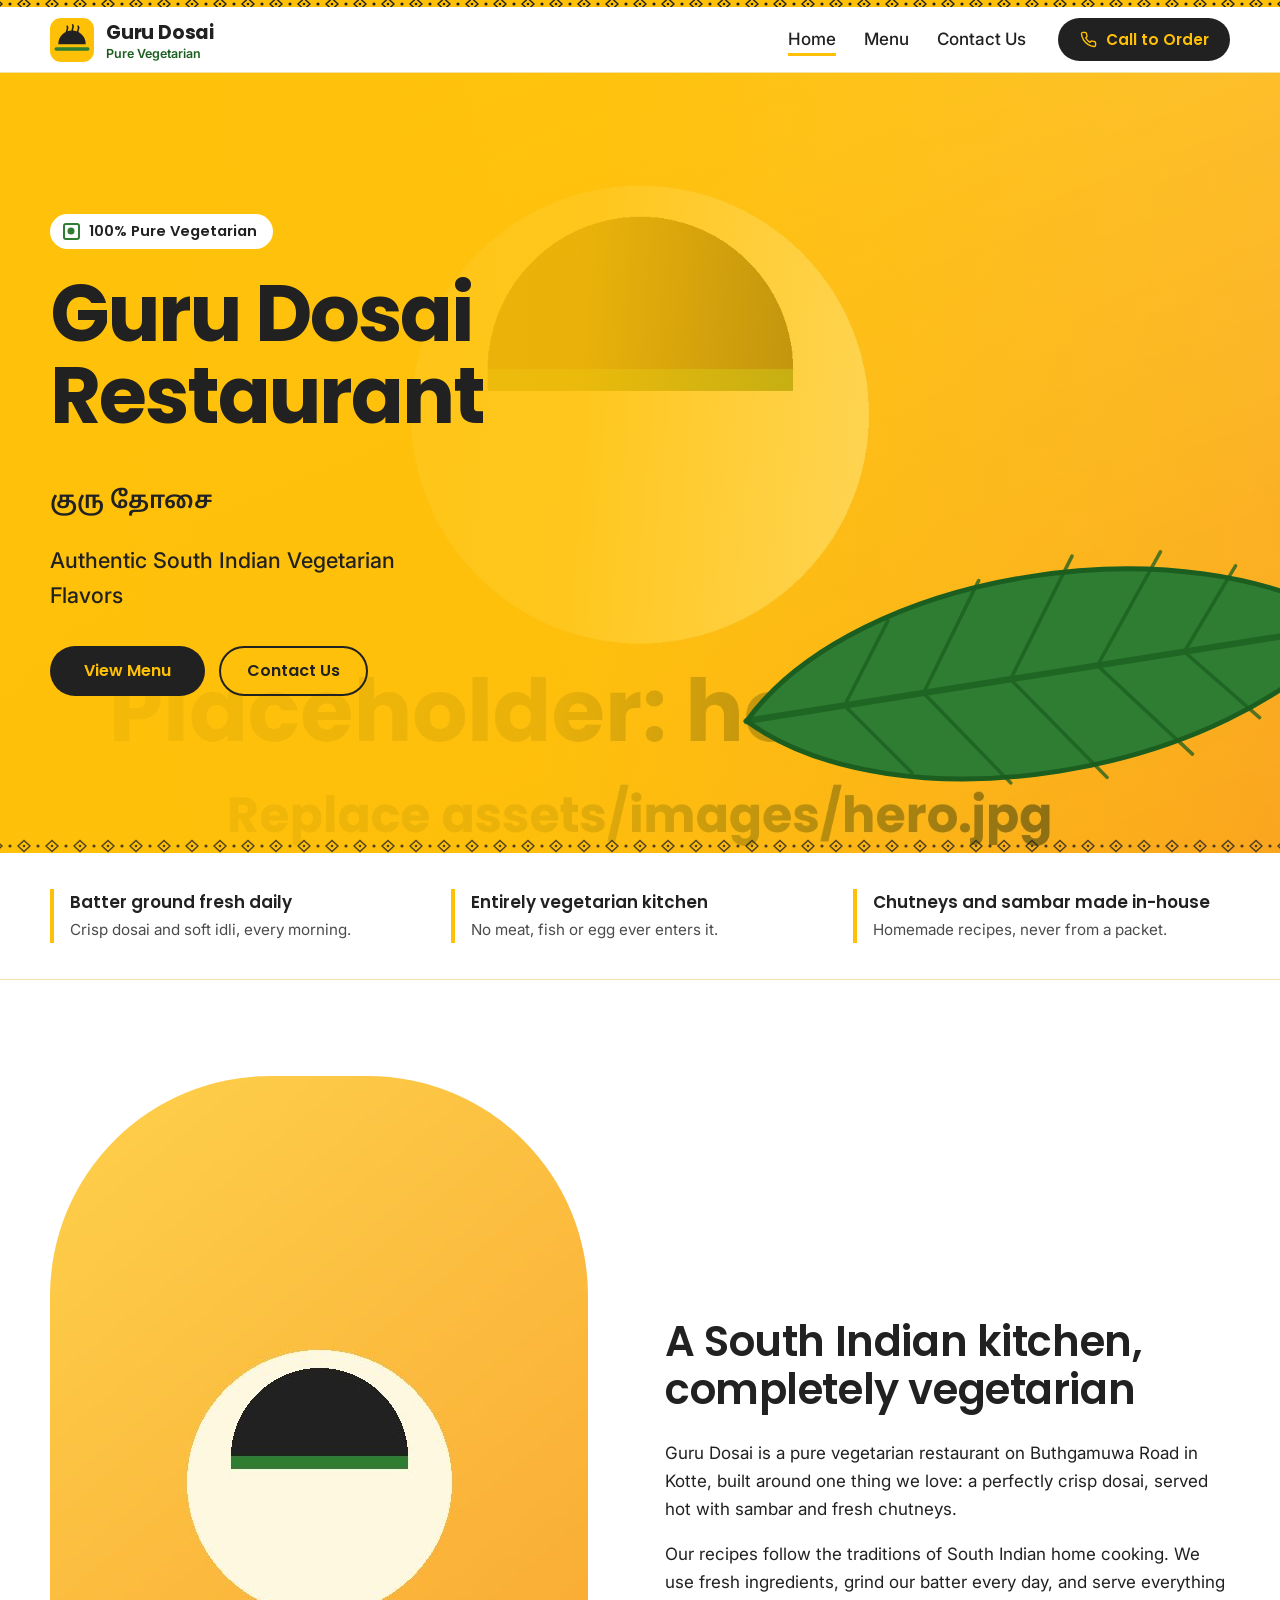
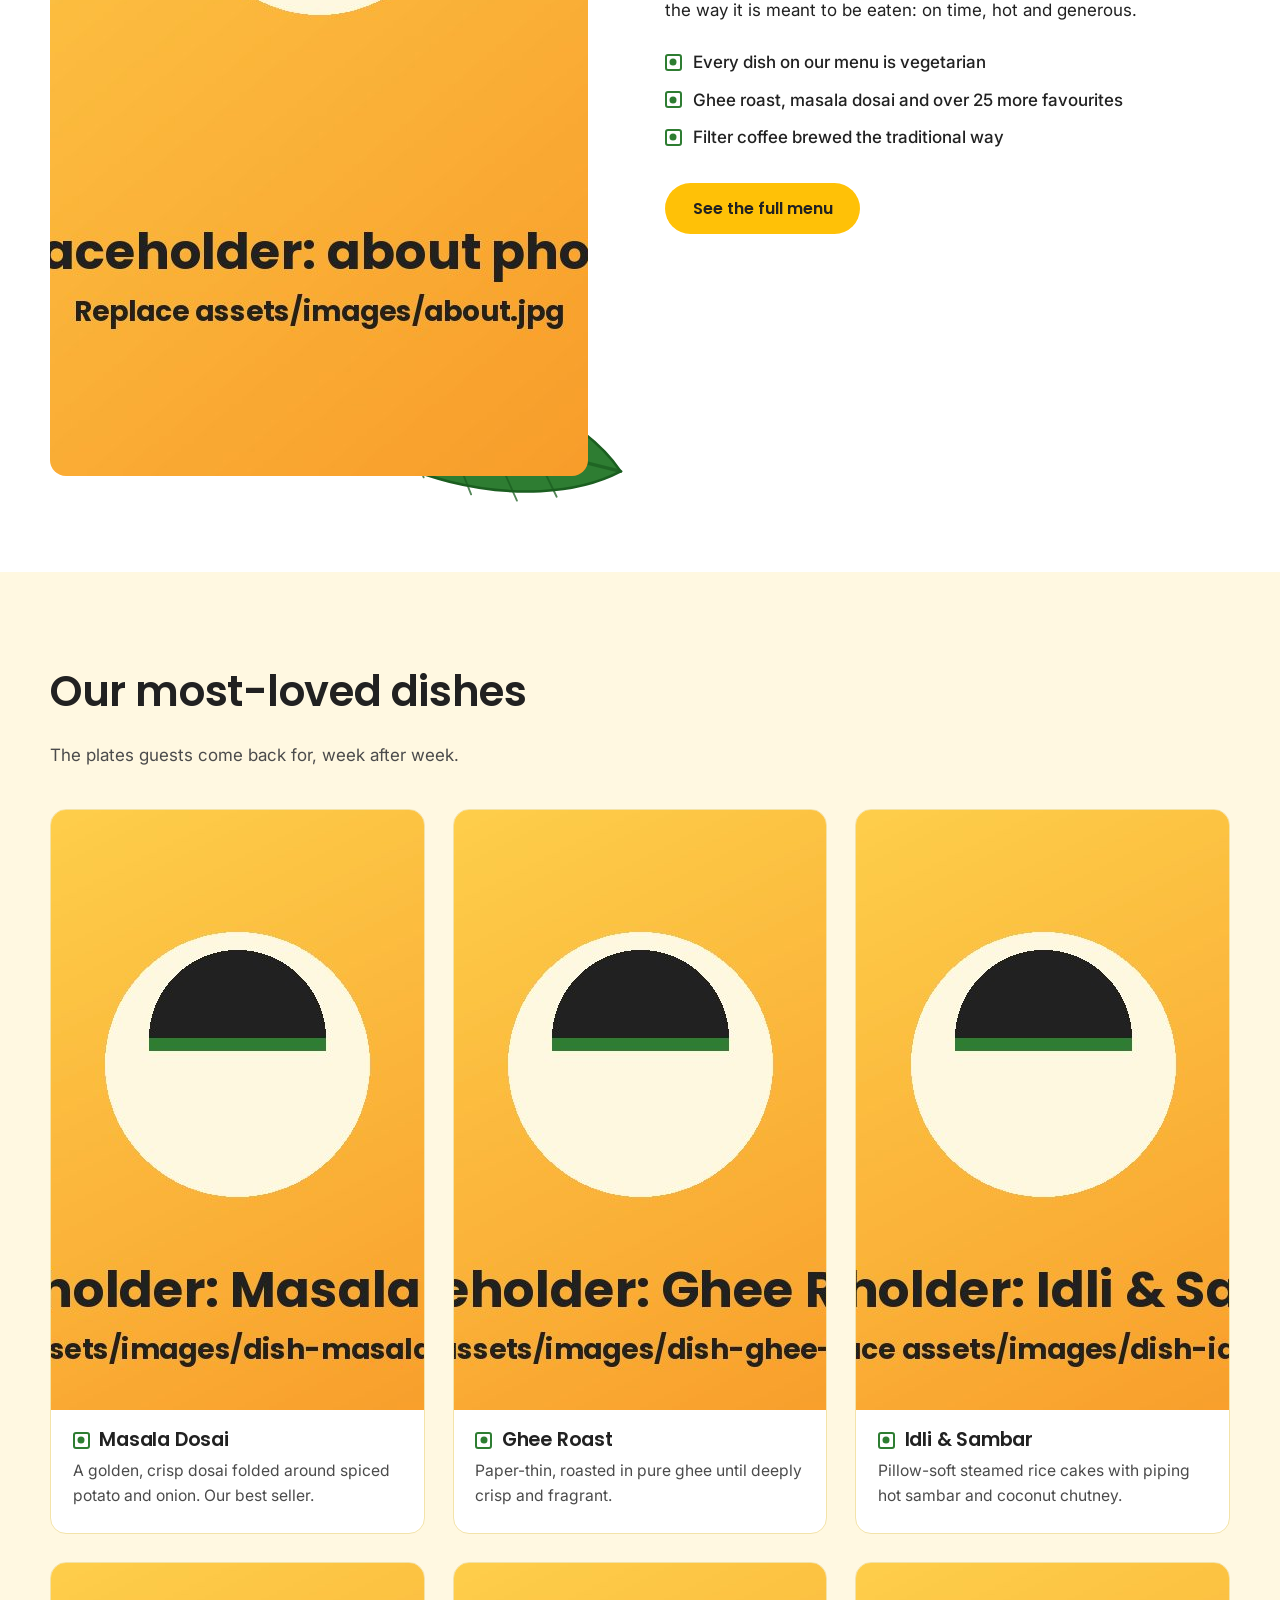
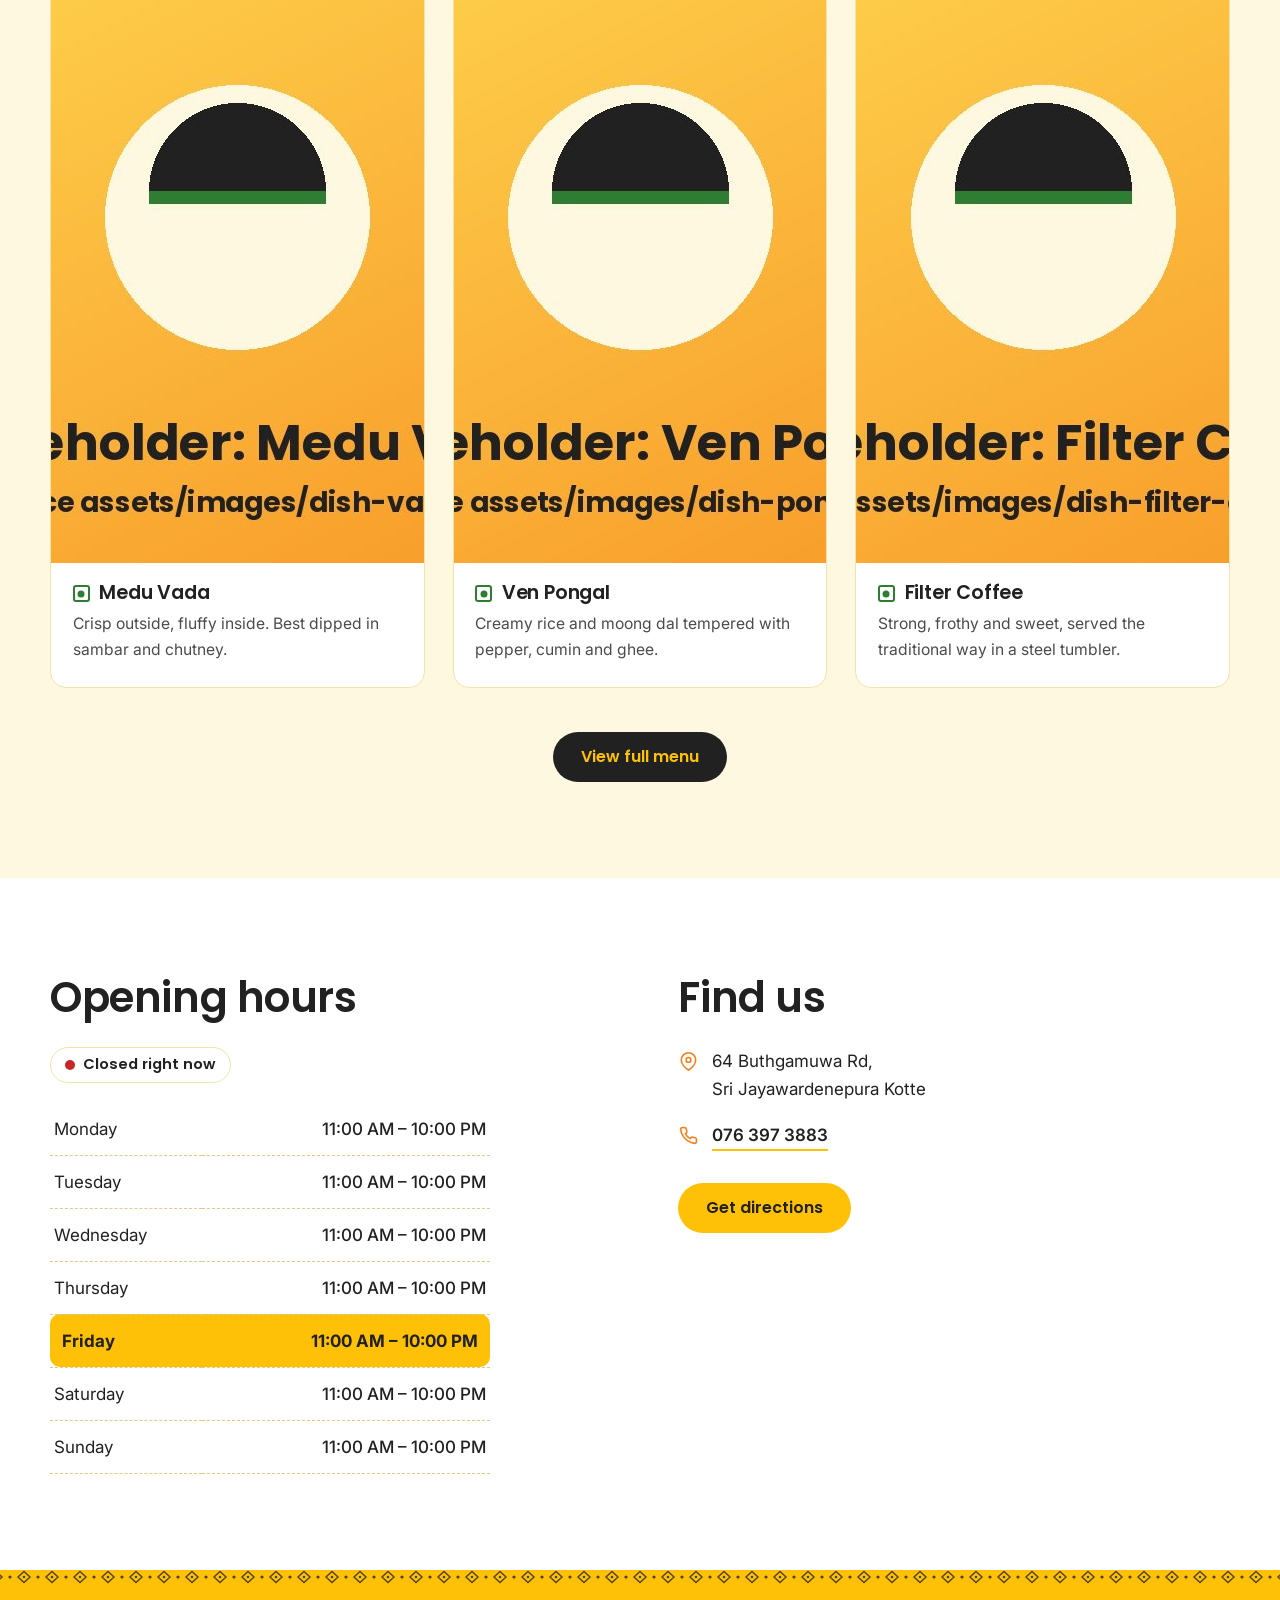
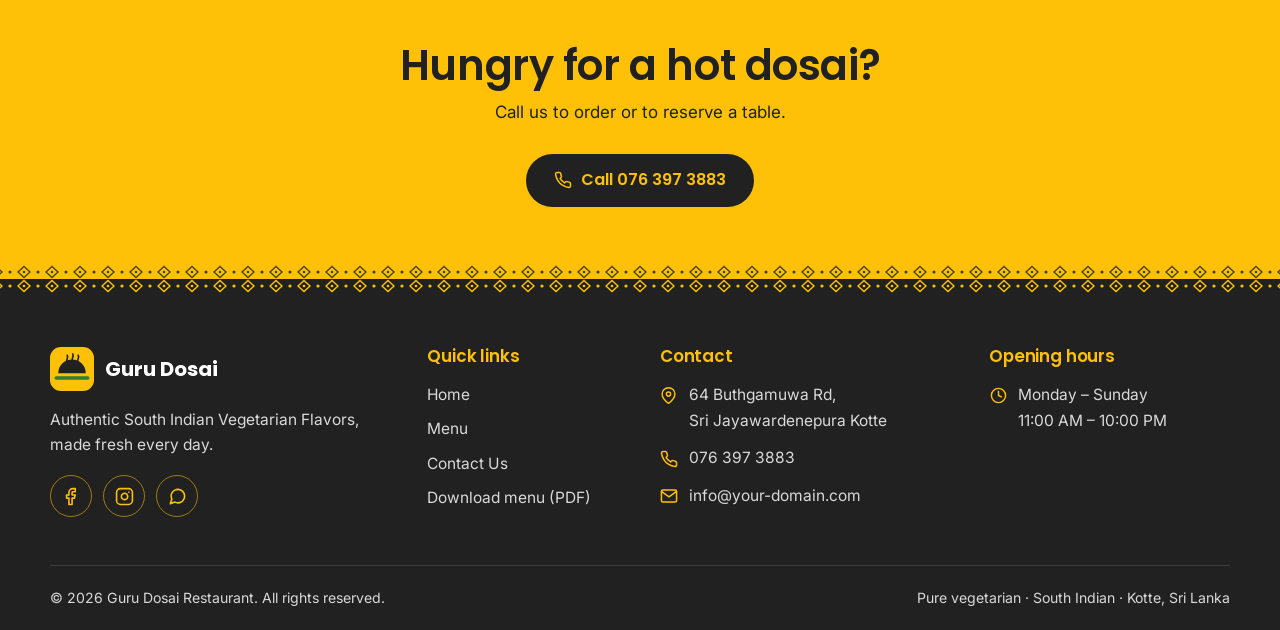
<file: index.html>
<!DOCTYPE html>
<html lang="en">
<head>
  <meta charset="UTF-8">
  <meta name="viewport" content="width=device-width, initial-scale=1">

  <!-- ===== SEO ===== -->
  <title>Guru Dosai Restaurant | Pure Vegetarian South Indian Food in Kotte</title>
  <meta name="description" content="Guru Dosai Restaurant in Sri Jayawardenepura Kotte serves authentic pure vegetarian South Indian food: masala dosai, ghee roast, idli, vada, pongal, uttapam and filter coffee. Call 076 397 3883.">
  <meta name="keywords" content="Guru Dosai, vegetarian restaurant Kotte, South Indian restaurant Sri Lanka, dosai Kotte, masala dosai, ghee roast, idli vada, pure veg restaurant Buthgamuwa Road, filter coffee">
  <meta name="theme-color" content="#FFC107">
  <!-- TODO: replace with your real domain once you have it -->
  <link rel="canonical" href="https://www.your-domain.com/">

  <!-- Social sharing preview (Facebook, WhatsApp, etc.) -->
  <meta property="og:type" content="restaurant.restaurant">
  <meta property="og:title" content="Guru Dosai Restaurant – Authentic South Indian Vegetarian Flavors">
  <meta property="og:description" content="Pure vegetarian South Indian food in Sri Jayawardenepura Kotte. Dosai, idli, vada, pongal and filter coffee.">
  <meta property="og:image" content="https://www.your-domain.com/assets/images/og-image.jpg"><!-- TODO: full URL of your share image (1200×630) -->
  <meta property="og:url" content="https://www.your-domain.com/">

  <!-- Favicon: replace assets/images/favicon.svg (or add a favicon.ico) -->
  <link rel="icon" href="assets/images/favicon.svg" type="image/svg+xml">

  <!-- Fonts: Poppins (headings), Inter (body), Noto Sans Tamil (small Tamil accent) -->
  <link rel="preconnect" href="https://fonts.googleapis.com">
  <link rel="preconnect" href="https://fonts.gstatic.com" crossorigin>
  <link href="https://fonts.googleapis.com/css2?family=Inter:wght@400;500;600&family=Noto+Sans+Tamil:wght@600&family=Poppins:wght@500;600;700&display=swap" rel="stylesheet">
  <link rel="stylesheet" href="styles.css">

  <!-- Structured data so Google can show your restaurant details. Update email, URL and hours if they change. -->
  <script type="application/ld+json">
  {
    "@context": "https://schema.org",
    "@type": "Restaurant",
    "name": "Guru Dosai Restaurant",
    "description": "Pure vegetarian South Indian restaurant serving dosai, idli, vada, pongal, uttapam and filter coffee.",
    "servesCuisine": ["South Indian", "Vegetarian"],
    "telephone": "+94763973883",
    "email": "info@your-domain.com",
    "url": "https://www.your-domain.com/",
    "image": "https://www.your-domain.com/assets/images/og-image.jpg",
    "address": {
      "@type": "PostalAddress",
      "streetAddress": "64 Buthgamuwa Rd",
      "addressLocality": "Sri Jayawardenepura Kotte",
      "addressCountry": "LK"
    },
    "openingHours": "Mo-Su 11:00-22:00"
  }
  </script>
</head>
<body>
  <a class="skip-link" href="#main">Skip to main content</a>

  <!-- ===== HEADER (same on every page) ===== -->
  <header class="site-header">
    <div class="container header-inner">
      <a class="brand" href="index.html" aria-label="Guru Dosai Restaurant, home">
        <img src="assets/images/logo.svg" alt="" width="44" height="44"><!-- TODO: swap logo.svg for your real logo -->
        <span class="brand-text"><strong>Guru Dosai</strong><small>Pure Vegetarian</small></span>
      </a>

      <button class="nav-toggle" type="button" aria-expanded="false" aria-controls="primary-nav" aria-label="Open menu">
        <span></span><span></span><span></span>
      </button>

      <nav id="primary-nav" class="primary-nav" aria-label="Main navigation">
        <ul>
          <li><a href="index.html" aria-current="page">Home</a></li>
          <li><a href="menu.html">Menu</a></li>
          <li><a href="contact.html">Contact Us</a></li>
        </ul>
        <!-- Phone number as a tap-to-call link. International format: +94 76 397 3883 -->
        <a class="btn btn-dark btn-sm" href="tel:+94763973883"><span class="ico i-phone" aria-hidden="true"></span>Call to Order</a>
      </nav>
    </div>
  </header>

  <main id="main">

    <!-- ===== HERO ===== -->
    <!-- TODO: replace assets/images/hero.jpg with a real South Indian food photo (1920×1080) -->
    <section class="hero" aria-labelledby="hero-title">
      <div class="hero-leaf" aria-hidden="true"></div>
      <div class="container">
        <div class="hero-copy">
          <span class="hero-badge"><span class="veg" role="img" aria-label="Vegetarian"></span>100% Pure Vegetarian</span>
          <h1 id="hero-title">Guru Dosai Restaurant</h1>
          <p class="hero-tamil tamil" lang="ta">குரு தோசை</p>
          <p class="hero-tagline">Authentic South Indian Vegetarian Flavors</p>
          <div class="hero-actions">
            <a class="btn btn-dark" href="menu.html">View Menu</a>
            <a class="btn btn-outline" href="contact.html">Contact Us</a>
          </div>
        </div>
      </div>
    </section>

    <!-- ===== PROMISE STRIP ===== -->
    <section class="promise" aria-label="Why guests choose us">
      <div class="container promise-grid">
        <div class="promise-item"><strong>Batter ground fresh daily</strong><span>Crisp dosai and soft idli, every morning.</span></div>
        <div class="promise-item"><strong>Entirely vegetarian kitchen</strong><span>No meat, fish or egg ever enters it.</span></div>
        <div class="promise-item"><strong>Chutneys and sambar made in-house</strong><span>Homemade recipes, never from a packet.</span></div>
      </div>
    </section>

    <!-- ===== ABOUT US ===== -->
    <section class="section" id="about" aria-labelledby="about-title">
      <div class="container about-grid">
        <div class="about-media">
          <!-- TODO: replace assets/images/about.jpg (800×1000) with a photo of your kitchen, team or dining room -->
          <img src="assets/images/about.jpg" alt="Dosai being freshly prepared on a hot griddle at Guru Dosai" width="800" height="1000" loading="lazy">
        </div>
        <div>
          <h2 id="about-title">A South Indian kitchen, completely vegetarian</h2>
          <!-- TODO: replace this text with your restaurant's real story -->
          <p>Guru Dosai is a pure vegetarian restaurant on Buthgamuwa Road in Kotte, built around one thing we love: a perfectly crisp dosai, served hot with sambar and fresh chutneys.</p>
          <p>Our recipes follow the traditions of South Indian home cooking. We use fresh ingredients, grind our batter every day, and serve everything the way it is meant to be eaten: on time, hot and generous.</p>
          <ul class="about-points">
            <li><span class="veg" role="img" aria-label="Vegetarian"></span>Every dish on our menu is vegetarian</li>
            <li><span class="veg" role="img" aria-label="Vegetarian"></span>Ghee roast, masala dosai and over 25 more favourites</li>
            <li><span class="veg" role="img" aria-label="Vegetarian"></span>Filter coffee brewed the traditional way</li>
          </ul>
          <a class="btn" href="menu.html">See the full menu</a>
        </div>
      </div>
    </section>

    <!-- ===== FEATURED DISHES ===== -->
    <!-- TODO: swap each dish image in assets/images/ (800×600). Keep the same file names, or edit the src below. -->
    <section class="section section-tint" id="featured" aria-labelledby="featured-title">
      <div class="container">
        <div class="section-head">
          <h2 id="featured-title">Our most-loved dishes</h2>
          <p>The plates guests come back for, week after week.</p>
        </div>

        <div class="dish-grid">
          <article class="dish">
            <div class="dish-img"><img src="assets/images/dish-masala-dosai.jpg" alt="Masala dosai filled with spiced potato, served with sambar and chutneys" width="800" height="600" loading="lazy"></div>
            <div class="dish-body">
              <div class="dish-title"><span class="veg" role="img" aria-label="Vegetarian"></span><h3>Masala Dosai</h3></div>
              <p>A golden, crisp dosai folded around spiced potato and onion. Our best seller.</p>
            </div>
          </article>

          <article class="dish">
            <div class="dish-img"><img src="assets/images/dish-ghee-roast.jpg" alt="A long, crisp ghee roast dosai" width="800" height="600" loading="lazy"></div>
            <div class="dish-body">
              <div class="dish-title"><span class="veg" role="img" aria-label="Vegetarian"></span><h3>Ghee Roast</h3></div>
              <p>Paper-thin, roasted in pure ghee until deeply crisp and fragrant.</p>
            </div>
          </article>

          <article class="dish">
            <div class="dish-img"><img src="assets/images/dish-idli.jpg" alt="Soft steamed idli with sambar and coconut chutney" width="800" height="600" loading="lazy"></div>
            <div class="dish-body">
              <div class="dish-title"><span class="veg" role="img" aria-label="Vegetarian"></span><h3>Idli &amp; Sambar</h3></div>
              <p>Pillow-soft steamed rice cakes with piping hot sambar and coconut chutney.</p>
            </div>
          </article>

          <article class="dish">
            <div class="dish-img"><img src="assets/images/dish-vada.jpg" alt="Golden medu vada, crisp outside and fluffy inside" width="800" height="600" loading="lazy"></div>
            <div class="dish-body">
              <div class="dish-title"><span class="veg" role="img" aria-label="Vegetarian"></span><h3>Medu Vada</h3></div>
              <p>Crisp outside, fluffy inside. Best dipped in sambar and chutney.</p>
            </div>
          </article>

          <article class="dish">
            <div class="dish-img"><img src="assets/images/dish-pongal.jpg" alt="Ven pongal served with sambar and coconut chutney" width="800" height="600" loading="lazy"></div>
            <div class="dish-body">
              <div class="dish-title"><span class="veg" role="img" aria-label="Vegetarian"></span><h3>Ven Pongal</h3></div>
              <p>Creamy rice and moong dal tempered with pepper, cumin and ghee.</p>
            </div>
          </article>

          <article class="dish">
            <div class="dish-img"><img src="assets/images/dish-filter-coffee.jpg" alt="South Indian filter coffee in a steel tumbler and dabarah" width="800" height="600" loading="lazy"></div>
            <div class="dish-body">
              <div class="dish-title"><span class="veg" role="img" aria-label="Vegetarian"></span><h3>Filter Coffee</h3></div>
              <p>Strong, frothy and sweet, served the traditional way in a steel tumbler.</p>
            </div>
          </article>
        </div>

        <div class="center-action"><a class="btn btn-dark" href="menu.html">View full menu</a></div>
      </div>
    </section>

    <!-- ===== OPENING HOURS ===== -->
    <section class="section" id="hours" aria-labelledby="hours-title">
      <div class="container hours-grid">
        <div>
          <h2 id="hours-title">Opening hours</h2>
          <p class="status" data-open-status role="status">Checking…</p>
          <!-- TODO: edit the hours here AND in script.js (SETTINGS.hours) -->
          <table class="hours-table">
            <caption class="sr-only" style="position:absolute;left:-9999px">Opening hours</caption>
            <tbody>
              <tr data-day="1"><th scope="row">Monday</th><td>11:00 AM – 10:00 PM</td></tr>
              <tr data-day="2"><th scope="row">Tuesday</th><td>11:00 AM – 10:00 PM</td></tr>
              <tr data-day="3"><th scope="row">Wednesday</th><td>11:00 AM – 10:00 PM</td></tr>
              <tr data-day="4"><th scope="row">Thursday</th><td>11:00 AM – 10:00 PM</td></tr>
              <tr data-day="5"><th scope="row">Friday</th><td>11:00 AM – 10:00 PM</td></tr>
              <tr data-day="6"><th scope="row">Saturday</th><td>11:00 AM – 10:00 PM</td></tr>
              <tr data-day="0"><th scope="row">Sunday</th><td>11:00 AM – 10:00 PM</td></tr>
            </tbody>
          </table>
        </div>
        <div>
          <h2>Find us</h2>
          <ul class="info-list">
            <li><span class="ico i-pin" aria-hidden="true"></span><span>64 Buthgamuwa Rd,<br>Sri Jayawardenepura Kotte</span></li>
            <li><span class="ico i-phone" aria-hidden="true"></span><a href="tel:+94763973883">076 397 3883</a></li>
          </ul>
          <a class="btn" href="contact.html">Get directions</a>
        </div>
      </div>
    </section>

    <!-- ===== CALL TO ORDER BAND ===== -->
    <section class="cta-band" aria-labelledby="cta-title">
      <div class="container">
        <h2 id="cta-title">Hungry for a hot dosai?</h2>
        <p>Call us to order or to reserve a table.</p>
        <a class="btn btn-dark" href="tel:+94763973883"><span class="ico i-phone" aria-hidden="true"></span>Call 076 397 3883</a>
      </div>
    </section>
  </main>

  <!-- ===== FOOTER (same on every page) ===== -->
  <footer class="site-footer">
    <div class="container footer-grid">
      <div>
        <div class="footer-brand"><img src="assets/images/logo.svg" alt="" width="44" height="44"><strong>Guru Dosai</strong></div>
        <p>Authentic South Indian Vegetarian Flavors, made fresh every day.</p>
        <!-- TODO: replace each "#" / placeholder URL with the real social media page -->
        <div class="social">
          <a href="https://www.facebook.com/YOUR-PAGE" aria-label="Guru Dosai on Facebook" target="_blank" rel="noopener"><span class="ico i-facebook" aria-hidden="true"></span></a>
          <a href="https://www.instagram.com/YOUR-HANDLE" aria-label="Guru Dosai on Instagram" target="_blank" rel="noopener"><span class="ico i-instagram" aria-hidden="true"></span></a>
          <a href="https://wa.me/94763973883" aria-label="Chat with Guru Dosai on WhatsApp" target="_blank" rel="noopener"><span class="ico i-whatsapp" aria-hidden="true"></span></a>
        </div>
      </div>
      <div>
        <h3>Quick links</h3>
        <ul class="footer-links">
          <li><a href="index.html">Home</a></li>
          <li><a href="menu.html">Menu</a></li>
          <li><a href="contact.html">Contact Us</a></li>
          <li><a href="assets/menu.pdf" download="menu.pdf">Download menu (PDF)</a></li>
        </ul>
      </div>
      <div>
        <h3>Contact</h3>
        <ul class="footer-contact">
          <li><span class="ico i-pin" aria-hidden="true"></span><span>64 Buthgamuwa Rd,<br>Sri Jayawardenepura Kotte</span></li>
          <li><span class="ico i-phone" aria-hidden="true"></span><a href="tel:+94763973883">076 397 3883</a></li>
          <li><span class="ico i-mail" aria-hidden="true"></span><a href="mailto:info@your-domain.com">info@your-domain.com</a></li><!-- TODO: your email -->
        </ul>
      </div>
      <div>
        <h3>Opening hours</h3>
        <ul class="footer-contact">
          <li><span class="ico i-clock" aria-hidden="true"></span><span>Monday – Sunday<br>11:00 AM – 10:00 PM</span></li><!-- TODO: your hours -->
        </ul>
      </div>
    </div>
    <div class="container footer-bottom">
      <p>© <span data-year>2026</span> Guru Dosai Restaurant. All rights reserved.</p>
      <p>Pure vegetarian · South Indian · Kotte, Sri Lanka</p>
    </div>
  </footer>

  <script src="script.js"></script>
</body>
</html>
</file>
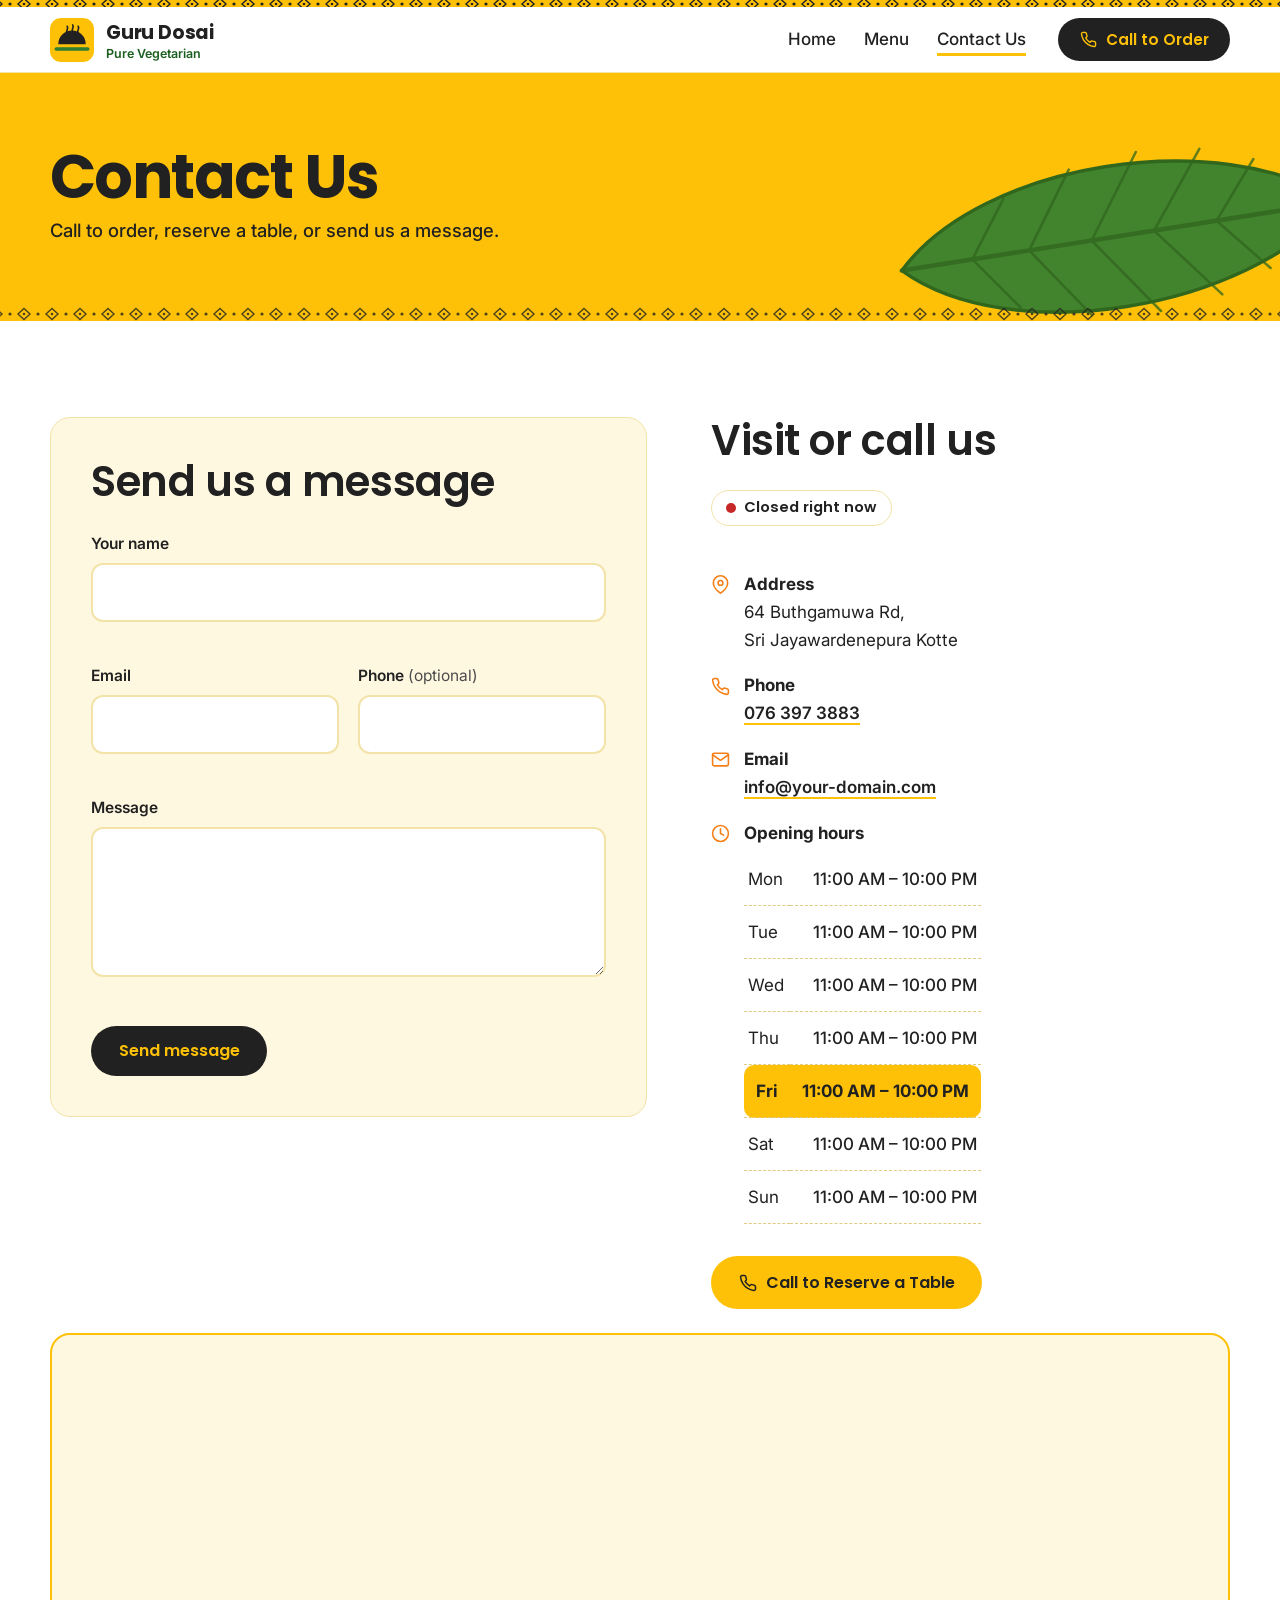
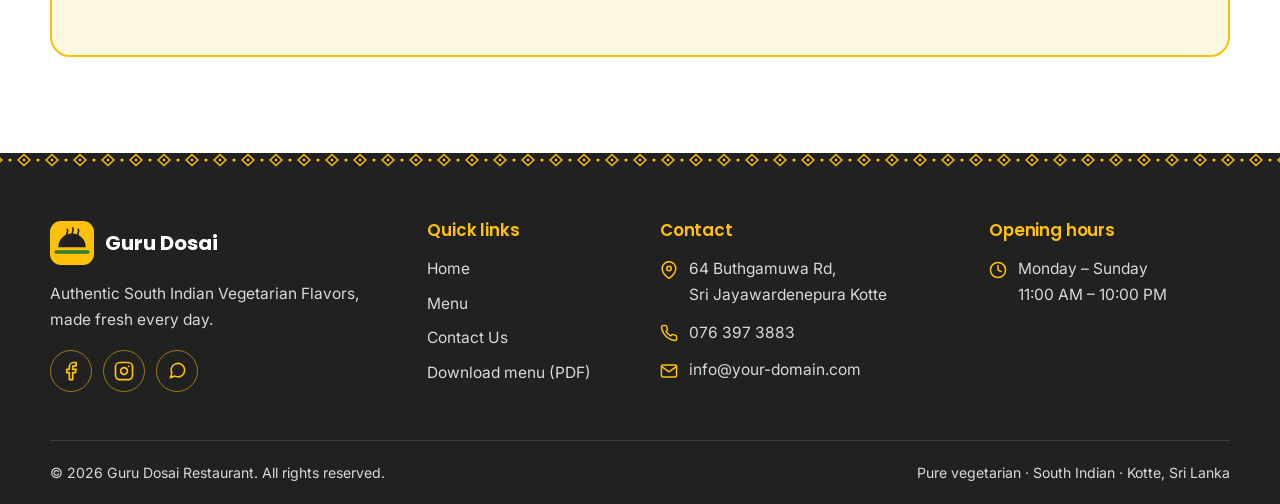
<file: contact.html>
<!DOCTYPE html>
<html lang="en">
<head>
  <meta charset="UTF-8">
  <meta name="viewport" content="width=device-width, initial-scale=1">

  <!-- ===== SEO ===== -->
  <title>Contact Us | Guru Dosai Restaurant – 64 Buthgamuwa Rd, Kotte</title>
  <meta name="description" content="Contact Guru Dosai Restaurant, a pure vegetarian South Indian restaurant at 64 Buthgamuwa Rd, Sri Jayawardenepura Kotte. Call 076 397 3883, send a message or find us on the map.">
  <meta name="keywords" content="Guru Dosai contact, vegetarian restaurant Kotte address, South Indian restaurant Buthgamuwa Road, 076 397 3883, reserve a table Kotte">
  <meta name="theme-color" content="#FFC107">
  <link rel="canonical" href="https://www.your-domain.com/contact.html"><!-- TODO: your domain -->
  <meta property="og:type" content="website">
  <meta property="og:title" content="Contact Us | Guru Dosai Restaurant">
  <meta property="og:description" content="Find us at 64 Buthgamuwa Rd, Sri Jayawardenepura Kotte, or call 076 397 3883.">
  <meta property="og:image" content="https://www.your-domain.com/assets/images/og-image.jpg">
  <link rel="icon" href="assets/images/favicon.svg" type="image/svg+xml">

  <link rel="preconnect" href="https://fonts.googleapis.com">
  <link rel="preconnect" href="https://fonts.gstatic.com" crossorigin>
  <link href="https://fonts.googleapis.com/css2?family=Inter:wght@400;500;600&family=Noto+Sans+Tamil:wght@600&family=Poppins:wght@500;600;700&display=swap" rel="stylesheet">
  <link rel="stylesheet" href="styles.css">
</head>
<body>
  <a class="skip-link" href="#main">Skip to main content</a>

  <!-- ===== HEADER (same on every page) ===== -->
  <header class="site-header">
    <div class="container header-inner">
      <a class="brand" href="index.html" aria-label="Guru Dosai Restaurant, home">
        <img src="assets/images/logo.svg" alt="" width="44" height="44">
        <span class="brand-text"><strong>Guru Dosai</strong><small>Pure Vegetarian</small></span>
      </a>
      <button class="nav-toggle" type="button" aria-expanded="false" aria-controls="primary-nav" aria-label="Open menu">
        <span></span><span></span><span></span>
      </button>
      <nav id="primary-nav" class="primary-nav" aria-label="Main navigation">
        <ul>
          <li><a href="index.html">Home</a></li>
          <li><a href="menu.html">Menu</a></li>
          <li><a href="contact.html" aria-current="page">Contact Us</a></li>
        </ul>
        <a class="btn btn-dark btn-sm" href="tel:+94763973883"><span class="ico i-phone" aria-hidden="true"></span>Call to Order</a>
      </nav>
    </div>
  </header>

  <main id="main">

    <section class="page-head">
      <div class="hero-leaf" aria-hidden="true"></div>
      <div class="container">
        <h1>Contact Us</h1>
        <p>Call to order, reserve a table, or send us a message.</p>
      </div>
    </section>

    <section class="section">
      <div class="container contact-grid">

        <!-- ===== CONTACT FORM ===== -->
        <div class="form-card">
          <h2>Send us a message</h2>
          <!-- novalidate: validation is handled in script.js so error messages look consistent.
               Where messages go is set in script.js (SETTINGS.formEndpoint / contactEmail). -->
          <form id="contact-form" novalidate>
            <div class="form-row">
              <label for="name">Your name</label>
              <input type="text" id="name" name="name" autocomplete="name" required aria-describedby="name-error">
              <span class="field-error" id="name-error" aria-live="polite"></span>
            </div>
            <div class="form-split">
              <div class="form-row">
                <label for="email">Email</label>
                <input type="email" id="email" name="email" autocomplete="email" required aria-describedby="email-error">
                <span class="field-error" id="email-error" aria-live="polite"></span>
              </div>
              <div class="form-row">
                <label for="phone">Phone <span class="optional">(optional)</span></label>
                <input type="tel" id="phone" name="phone" autocomplete="tel" aria-describedby="phone-error">
                <span class="field-error" id="phone-error" aria-live="polite"></span>
              </div>
            </div>
            <div class="form-row">
              <label for="message">Message</label>
              <textarea id="message" name="message" required aria-describedby="message-error"></textarea>
              <span class="field-error" id="message-error" aria-live="polite"></span>
            </div>
            <!-- Spam trap: leave empty. Real visitors never see it. -->
            <div class="hp" aria-hidden="true"><label>Company <input type="text" name="company" tabindex="-1" autocomplete="off"></label></div>

            <button class="btn btn-dark" type="submit">Send message</button>
            <div id="form-status" class="form-status" role="status" aria-live="polite"></div>
          </form>
        </div>

        <!-- ===== DETAILS + MAP ===== -->
        <div>
          <h2>Visit or call us</h2>
          <p class="status" data-open-status role="status">Checking…</p>
          <ul class="info-list">
            <li><span class="ico i-pin" aria-hidden="true"></span><span><strong>Address</strong><br>64 Buthgamuwa Rd,<br>Sri Jayawardenepura Kotte</span></li>
            <li><span class="ico i-phone" aria-hidden="true"></span><span><strong>Phone</strong><br><a href="tel:+94763973883">076 397 3883</a></span></li>
            <!-- TODO: replace with the restaurant's real email (also in script.js → SETTINGS.contactEmail) -->
            <li><span class="ico i-mail" aria-hidden="true"></span><span><strong>Email</strong><br><a href="mailto:info@your-domain.com">info@your-domain.com</a></span></li>
            <!-- TODO: edit hours here, in script.js and in the footers -->
            <li><span class="ico i-clock" aria-hidden="true"></span>
              <span><strong>Opening hours</strong>
                <table class="hours-table" style="margin-top:.4rem">
                  <tbody>
                    <tr data-day="1"><th scope="row">Mon</th><td>11:00 AM – 10:00 PM</td></tr>
                    <tr data-day="2"><th scope="row">Tue</th><td>11:00 AM – 10:00 PM</td></tr>
                    <tr data-day="3"><th scope="row">Wed</th><td>11:00 AM – 10:00 PM</td></tr>
                    <tr data-day="4"><th scope="row">Thu</th><td>11:00 AM – 10:00 PM</td></tr>
                    <tr data-day="5"><th scope="row">Fri</th><td>11:00 AM – 10:00 PM</td></tr>
                    <tr data-day="6"><th scope="row">Sat</th><td>11:00 AM – 10:00 PM</td></tr>
                    <tr data-day="0"><th scope="row">Sun</th><td>11:00 AM – 10:00 PM</td></tr>
                  </tbody>
                </table>
              </span>
            </li>
          </ul>
          <a class="btn" href="tel:+94763973883"><span class="ico i-phone" aria-hidden="true"></span>Call to Reserve a Table</a>
        </div>
      </div>

      <!-- ===== GOOGLE MAP =====
           This simple embed works without an API key and searches by address.
           For an exact pin: open Google Maps → find the restaurant → Share → Embed a map → copy the src="..." URL
           and paste it over the src below. -->
      <div class="container">
        <div class="map-wrap">
          <iframe title="Map showing Guru Dosai Restaurant at 64 Buthgamuwa Rd, Sri Jayawardenepura Kotte"
            src="https://maps.google.com/maps?q=64%20Buthgamuwa%20Rd%2C%20Sri%20Jayawardenepura%20Kotte%2C%20Sri%20Lanka&output=embed"
            loading="lazy" referrerpolicy="no-referrer-when-downgrade" allowfullscreen></iframe>
        </div>
      </div>
    </section>
  </main>

  <!-- ===== FOOTER (same on every page) ===== -->
  <footer class="site-footer">
    <div class="container footer-grid">
      <div>
        <div class="footer-brand"><img src="assets/images/logo.svg" alt="" width="44" height="44"><strong>Guru Dosai</strong></div>
        <p>Authentic South Indian Vegetarian Flavors, made fresh every day.</p>
        <div class="social">
          <a href="https://www.facebook.com/YOUR-PAGE" aria-label="Guru Dosai on Facebook" target="_blank" rel="noopener"><span class="ico i-facebook" aria-hidden="true"></span></a>
          <a href="https://www.instagram.com/YOUR-HANDLE" aria-label="Guru Dosai on Instagram" target="_blank" rel="noopener"><span class="ico i-instagram" aria-hidden="true"></span></a>
          <a href="https://wa.me/94763973883" aria-label="Chat with Guru Dosai on WhatsApp" target="_blank" rel="noopener"><span class="ico i-whatsapp" aria-hidden="true"></span></a>
        </div>
      </div>
      <div>
        <h3>Quick links</h3>
        <ul class="footer-links">
          <li><a href="index.html">Home</a></li>
          <li><a href="menu.html">Menu</a></li>
          <li><a href="contact.html">Contact Us</a></li>
          <li><a href="assets/menu.pdf" download="menu.pdf">Download menu (PDF)</a></li>
        </ul>
      </div>
      <div>
        <h3>Contact</h3>
        <ul class="footer-contact">
          <li><span class="ico i-pin" aria-hidden="true"></span><span>64 Buthgamuwa Rd,<br>Sri Jayawardenepura Kotte</span></li>
          <li><span class="ico i-phone" aria-hidden="true"></span><a href="tel:+94763973883">076 397 3883</a></li>
          <li><span class="ico i-mail" aria-hidden="true"></span><a href="mailto:info@your-domain.com">info@your-domain.com</a></li>
        </ul>
      </div>
      <div>
        <h3>Opening hours</h3>
        <ul class="footer-contact">
          <li><span class="ico i-clock" aria-hidden="true"></span><span>Monday – Sunday<br>11:00 AM – 10:00 PM</span></li>
        </ul>
      </div>
    </div>
    <div class="container footer-bottom">
      <p>© <span data-year>2026</span> Guru Dosai Restaurant. All rights reserved.</p>
      <p>Pure vegetarian · South Indian · Kotte, Sri Lanka</p>
    </div>
  </footer>

  <script src="script.js"></script>
</body>
</html>
</file>
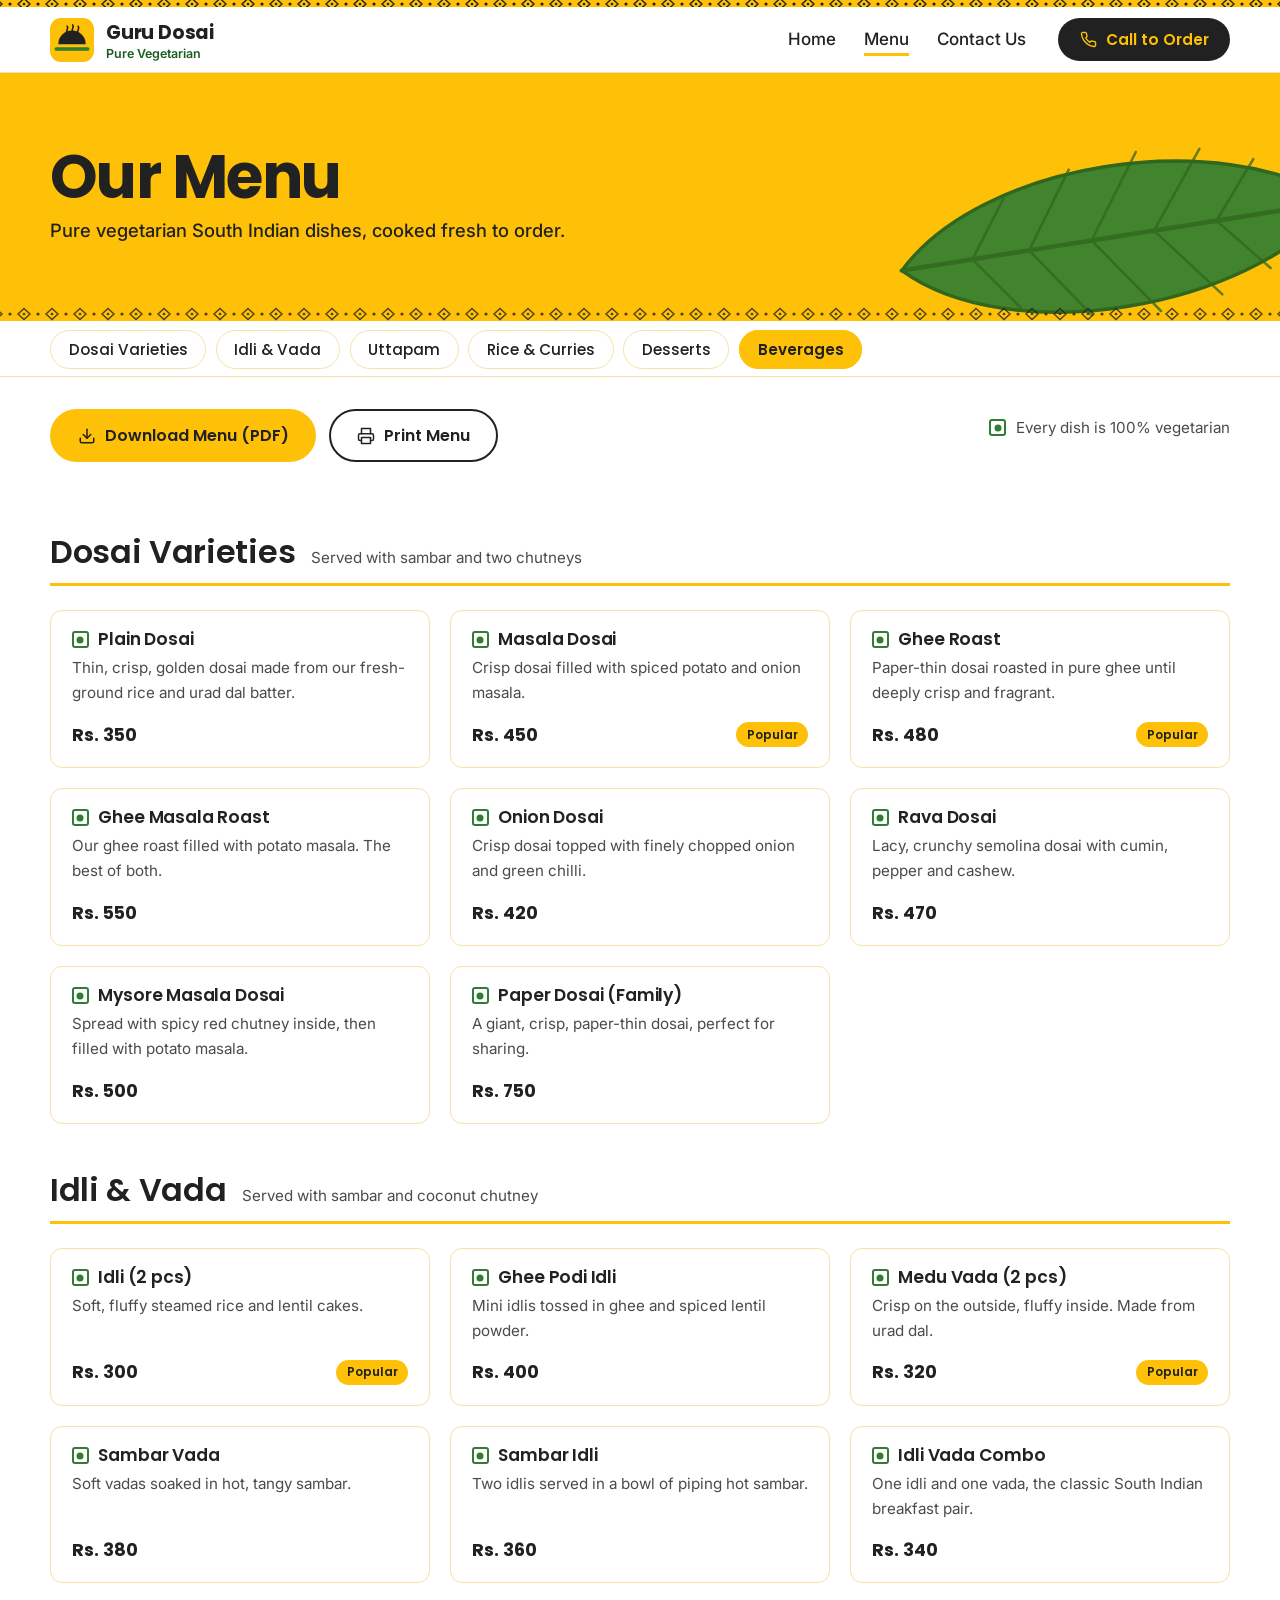
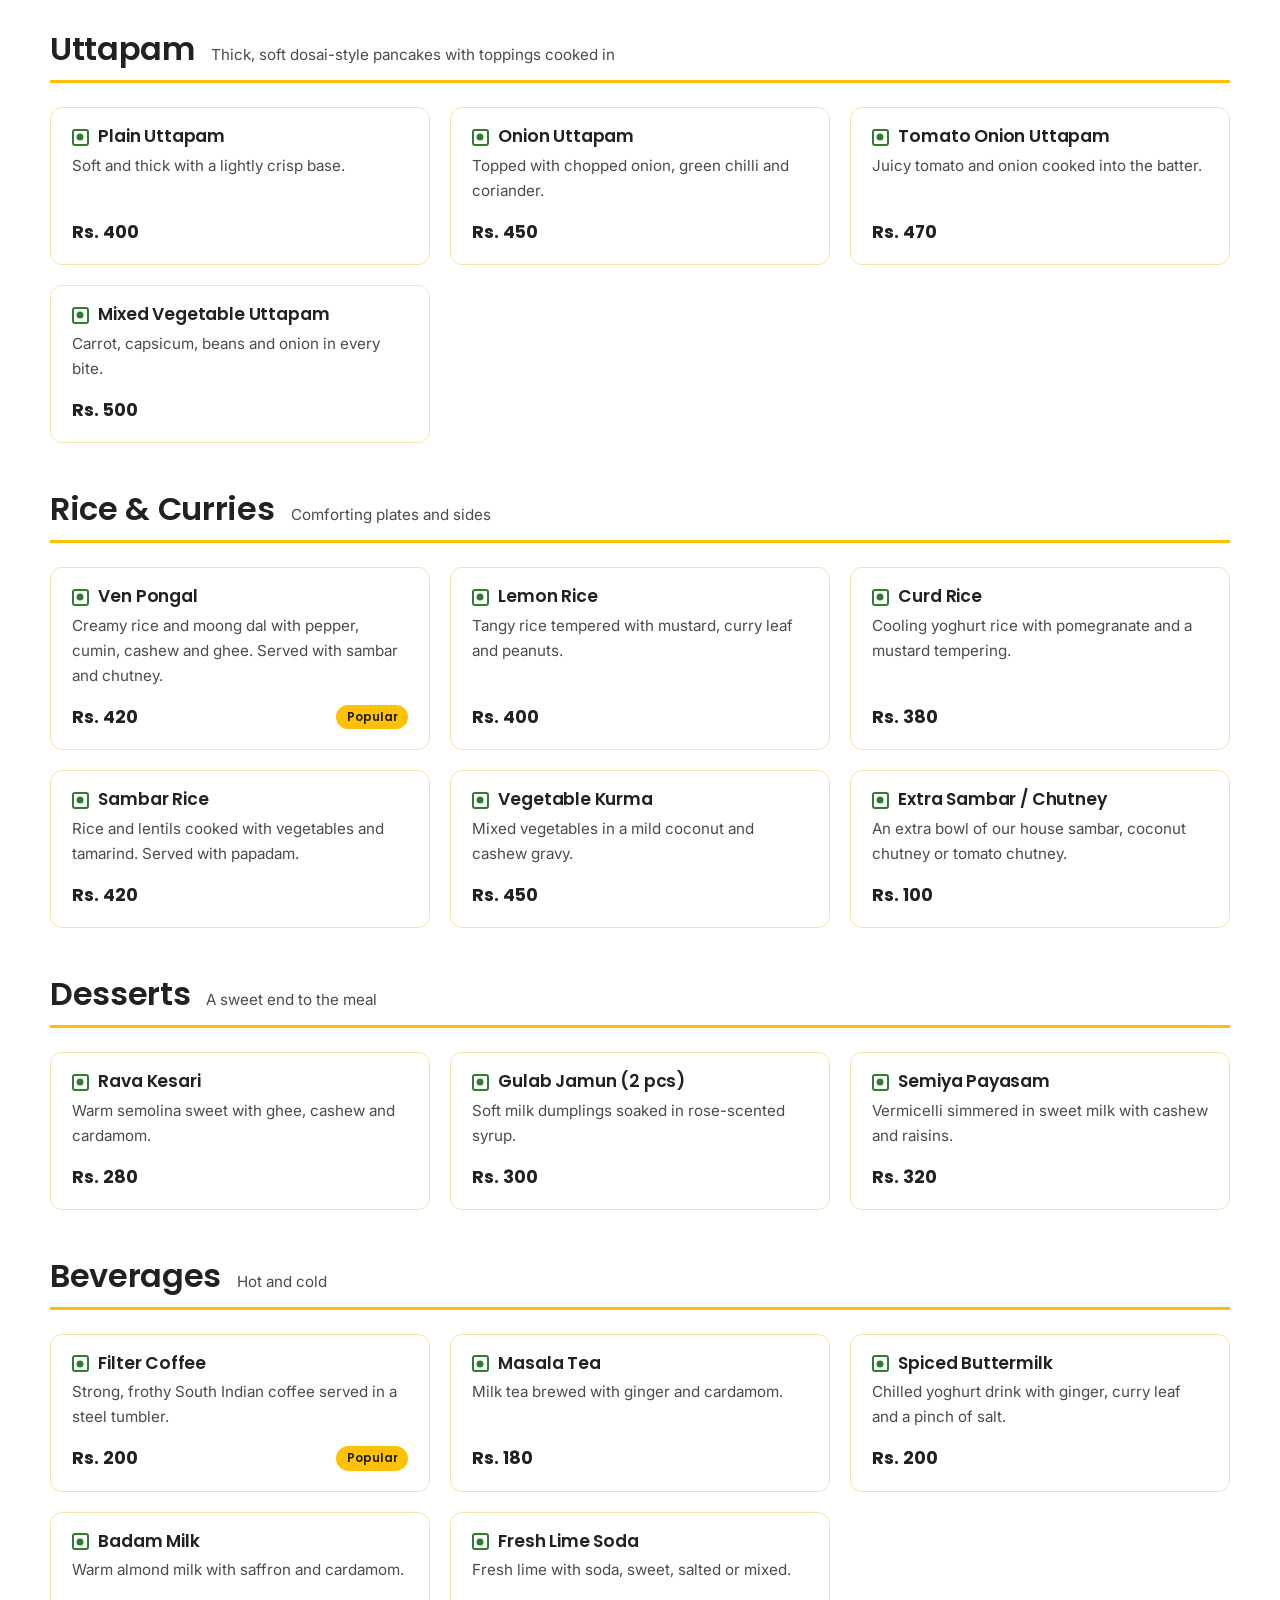
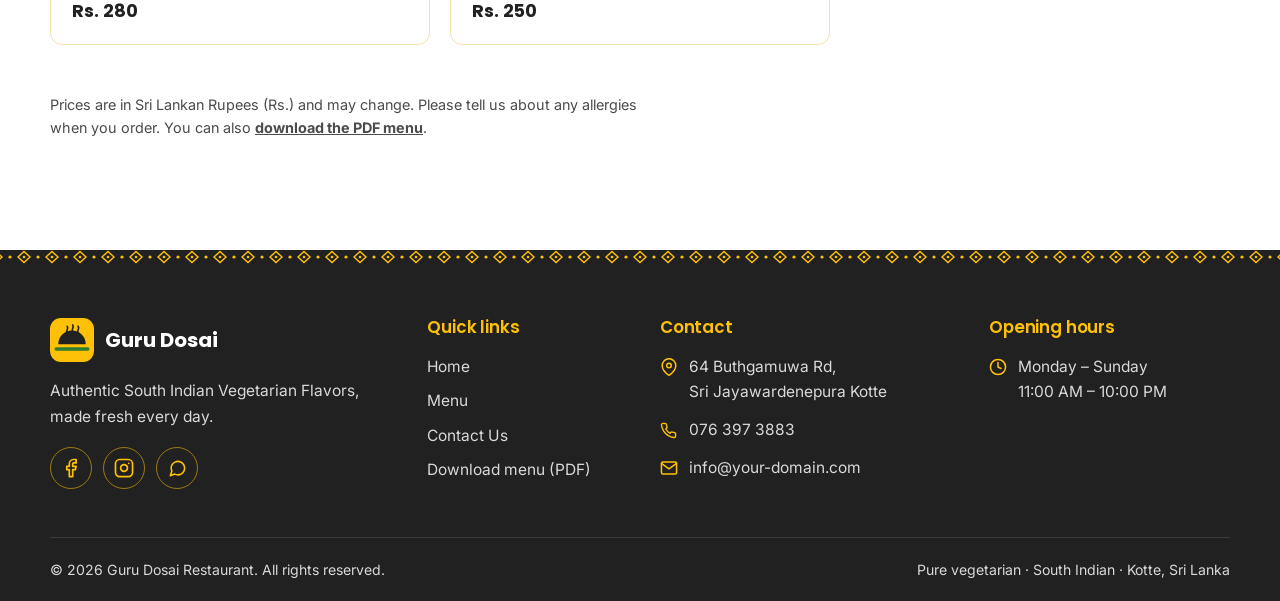
<file: menu.html>
<!DOCTYPE html>
<html lang="en">
<head>
  <meta charset="UTF-8">
  <meta name="viewport" content="width=device-width, initial-scale=1">

  <!-- ===== SEO ===== -->
  <title>Menu | Guru Dosai Restaurant – Pure Vegetarian South Indian Food, Kotte</title>
  <meta name="description" content="See the Guru Dosai menu: masala dosai, ghee roast, idli, vada, uttapam, pongal, desserts and filter coffee. 100% vegetarian South Indian food in Sri Jayawardenepura Kotte.">
  <meta name="keywords" content="Guru Dosai menu, South Indian menu Kotte, vegetarian dosai menu, masala dosai price, idli vada, uttapam, pongal, filter coffee">
  <meta name="theme-color" content="#FFC107">
  <link rel="canonical" href="https://www.your-domain.com/menu.html"><!-- TODO: your domain -->
  <meta property="og:type" content="website">
  <meta property="og:title" content="Menu | Guru Dosai Restaurant">
  <meta property="og:description" content="100% vegetarian South Indian menu: dosai, idli, vada, uttapam, pongal and more.">
  <meta property="og:image" content="https://www.your-domain.com/assets/images/og-image.jpg">
  <link rel="icon" href="assets/images/favicon.svg" type="image/svg+xml">

  <link rel="preconnect" href="https://fonts.googleapis.com">
  <link rel="preconnect" href="https://fonts.gstatic.com" crossorigin>
  <link href="https://fonts.googleapis.com/css2?family=Inter:wght@400;500;600&family=Noto+Sans+Tamil:wght@600&family=Poppins:wght@500;600;700&display=swap" rel="stylesheet">
  <link rel="stylesheet" href="styles.css">
</head>
<body>
  <a class="skip-link" href="#main">Skip to main content</a>

  <!-- ===== HEADER (same on every page) ===== -->
  <header class="site-header">
    <div class="container header-inner">
      <a class="brand" href="index.html" aria-label="Guru Dosai Restaurant, home">
        <img src="assets/images/logo.svg" alt="" width="44" height="44">
        <span class="brand-text"><strong>Guru Dosai</strong><small>Pure Vegetarian</small></span>
      </a>
      <button class="nav-toggle" type="button" aria-expanded="false" aria-controls="primary-nav" aria-label="Open menu">
        <span></span><span></span><span></span>
      </button>
      <nav id="primary-nav" class="primary-nav" aria-label="Main navigation">
        <ul>
          <li><a href="index.html">Home</a></li>
          <li><a href="menu.html" aria-current="page">Menu</a></li>
          <li><a href="contact.html">Contact Us</a></li>
        </ul>
        <a class="btn btn-dark btn-sm" href="tel:+94763973883"><span class="ico i-phone" aria-hidden="true"></span>Call to Order</a>
      </nav>
    </div>
  </header>

  <main id="main">

    <!-- ===== PAGE TITLE ===== -->
    <section class="page-head">
      <div class="hero-leaf" aria-hidden="true"></div>
      <div class="container">
        <h1>Our Menu</h1>
        <p>Pure vegetarian South Indian dishes, cooked fresh to order.</p>
      </div>
    </section>

    <!-- ===== CATEGORY QUICK-JUMP BAR ===== -->
    <nav class="cat-nav" aria-label="Menu categories">
      <div class="container">
        <ul>
          <li><a href="#dosai">Dosai Varieties</a></li>
          <li><a href="#idli-vada">Idli &amp; Vada</a></li>
          <li><a href="#uttapam">Uttapam</a></li>
          <li><a href="#rice">Rice &amp; Curries</a></li>
          <li><a href="#desserts">Desserts</a></li>
          <li><a href="#beverages">Beverages</a></li>
        </ul>
      </div>
    </nav>

    <section class="section" style="padding-top:2rem" aria-label="Menu">
      <div class="container">

        <!-- Download + print buttons -->
        <div class="menu-toolbar">
          <!-- TODO: put your real menu PDF at assets/menu.pdf (same file name) and this button will download it -->
          <a class="btn" href="assets/menu.pdf" download="menu.pdf"><span class="ico i-download" aria-hidden="true"></span>Download Menu (PDF)</a>
          <!-- Opens the browser's print dialog using the print-friendly layout defined at the bottom of styles.css -->
          <button class="btn btn-outline" type="button" data-print><span class="ico i-print" aria-hidden="true"></span>Print Menu</button>
          <p class="menu-note"><span class="veg" role="img" aria-label="Vegetarian symbol"></span>Every dish is 100% vegetarian</p>
        </div>

        <!-- Only visible when printing -->
        <div class="print-only">
          <h1>Guru Dosai Restaurant</h1>
          <p>Authentic South Indian Vegetarian Flavors</p>
          <p>64 Buthgamuwa Rd, Sri Jayawardenepura Kotte &nbsp;|&nbsp; 076 397 3883</p>
        </div>

        <!-- =====================================================
             MENU ITEMS
             ⚠️ Dish names, descriptions and PRICES below are SAMPLES.
             Replace them with the restaurant's real menu.
             To add a dish: copy one <article class="menu-item"> block and paste it inside the right category.
             To mark a best seller: add <span class="tag">Popular</span> as shown.
             ===================================================== -->

        <!-- DOSAI VARIETIES -->
        <section class="menu-cat" id="dosai" aria-labelledby="dosai-title">
          <div class="menu-cat-head"><h2 id="dosai-title">Dosai Varieties</h2><p>Served with sambar and two chutneys</p></div>
          <div class="menu-grid">
            <article class="menu-item">
              <div class="menu-item-top"><span class="veg" role="img" aria-label="Vegetarian"></span><h3>Plain Dosai</h3></div>
              <p>Thin, crisp, golden dosai made from our fresh-ground rice and urad dal batter.</p>
              <div class="menu-item-foot"><span class="price">Rs. 350</span></div>
            </article>
            <article class="menu-item">
              <div class="menu-item-top"><span class="veg" role="img" aria-label="Vegetarian"></span><h3>Masala Dosai</h3></div>
              <p>Crisp dosai filled with spiced potato and onion masala.</p>
              <div class="menu-item-foot"><span class="price">Rs. 450</span><span class="tag">Popular</span></div>
            </article>
            <article class="menu-item">
              <div class="menu-item-top"><span class="veg" role="img" aria-label="Vegetarian"></span><h3>Ghee Roast</h3></div>
              <p>Paper-thin dosai roasted in pure ghee until deeply crisp and fragrant.</p>
              <div class="menu-item-foot"><span class="price">Rs. 480</span><span class="tag">Popular</span></div>
            </article>
            <article class="menu-item">
              <div class="menu-item-top"><span class="veg" role="img" aria-label="Vegetarian"></span><h3>Ghee Masala Roast</h3></div>
              <p>Our ghee roast filled with potato masala. The best of both.</p>
              <div class="menu-item-foot"><span class="price">Rs. 550</span></div>
            </article>
            <article class="menu-item">
              <div class="menu-item-top"><span class="veg" role="img" aria-label="Vegetarian"></span><h3>Onion Dosai</h3></div>
              <p>Crisp dosai topped with finely chopped onion and green chilli.</p>
              <div class="menu-item-foot"><span class="price">Rs. 420</span></div>
            </article>
            <article class="menu-item">
              <div class="menu-item-top"><span class="veg" role="img" aria-label="Vegetarian"></span><h3>Rava Dosai</h3></div>
              <p>Lacy, crunchy semolina dosai with cumin, pepper and cashew.</p>
              <div class="menu-item-foot"><span class="price">Rs. 470</span></div>
            </article>
            <article class="menu-item">
              <div class="menu-item-top"><span class="veg" role="img" aria-label="Vegetarian"></span><h3>Mysore Masala Dosai</h3></div>
              <p>Spread with spicy red chutney inside, then filled with potato masala.</p>
              <div class="menu-item-foot"><span class="price">Rs. 500</span></div>
            </article>
            <article class="menu-item">
              <div class="menu-item-top"><span class="veg" role="img" aria-label="Vegetarian"></span><h3>Paper Dosai (Family)</h3></div>
              <p>A giant, crisp, paper-thin dosai, perfect for sharing.</p>
              <div class="menu-item-foot"><span class="price">Rs. 750</span></div>
            </article>
          </div>
        </section>

        <!-- IDLI & VADA -->
        <section class="menu-cat" id="idli-vada" aria-labelledby="idli-title">
          <div class="menu-cat-head"><h2 id="idli-title">Idli &amp; Vada</h2><p>Served with sambar and coconut chutney</p></div>
          <div class="menu-grid">
            <article class="menu-item">
              <div class="menu-item-top"><span class="veg" role="img" aria-label="Vegetarian"></span><h3>Idli (2 pcs)</h3></div>
              <p>Soft, fluffy steamed rice and lentil cakes.</p>
              <div class="menu-item-foot"><span class="price">Rs. 300</span><span class="tag">Popular</span></div>
            </article>
            <article class="menu-item">
              <div class="menu-item-top"><span class="veg" role="img" aria-label="Vegetarian"></span><h3>Ghee Podi Idli</h3></div>
              <p>Mini idlis tossed in ghee and spiced lentil powder.</p>
              <div class="menu-item-foot"><span class="price">Rs. 400</span></div>
            </article>
            <article class="menu-item">
              <div class="menu-item-top"><span class="veg" role="img" aria-label="Vegetarian"></span><h3>Medu Vada (2 pcs)</h3></div>
              <p>Crisp on the outside, fluffy inside. Made from urad dal.</p>
              <div class="menu-item-foot"><span class="price">Rs. 320</span><span class="tag">Popular</span></div>
            </article>
            <article class="menu-item">
              <div class="menu-item-top"><span class="veg" role="img" aria-label="Vegetarian"></span><h3>Sambar Vada</h3></div>
              <p>Soft vadas soaked in hot, tangy sambar.</p>
              <div class="menu-item-foot"><span class="price">Rs. 380</span></div>
            </article>
            <article class="menu-item">
              <div class="menu-item-top"><span class="veg" role="img" aria-label="Vegetarian"></span><h3>Sambar Idli</h3></div>
              <p>Two idlis served in a bowl of piping hot sambar.</p>
              <div class="menu-item-foot"><span class="price">Rs. 360</span></div>
            </article>
            <article class="menu-item">
              <div class="menu-item-top"><span class="veg" role="img" aria-label="Vegetarian"></span><h3>Idli Vada Combo</h3></div>
              <p>One idli and one vada, the classic South Indian breakfast pair.</p>
              <div class="menu-item-foot"><span class="price">Rs. 340</span></div>
            </article>
          </div>
        </section>

        <!-- UTTAPAM -->
        <section class="menu-cat" id="uttapam" aria-labelledby="uttapam-title">
          <div class="menu-cat-head"><h2 id="uttapam-title">Uttapam</h2><p>Thick, soft dosai-style pancakes with toppings cooked in</p></div>
          <div class="menu-grid">
            <article class="menu-item">
              <div class="menu-item-top"><span class="veg" role="img" aria-label="Vegetarian"></span><h3>Plain Uttapam</h3></div>
              <p>Soft and thick with a lightly crisp base.</p>
              <div class="menu-item-foot"><span class="price">Rs. 400</span></div>
            </article>
            <article class="menu-item">
              <div class="menu-item-top"><span class="veg" role="img" aria-label="Vegetarian"></span><h3>Onion Uttapam</h3></div>
              <p>Topped with chopped onion, green chilli and coriander.</p>
              <div class="menu-item-foot"><span class="price">Rs. 450</span></div>
            </article>
            <article class="menu-item">
              <div class="menu-item-top"><span class="veg" role="img" aria-label="Vegetarian"></span><h3>Tomato Onion Uttapam</h3></div>
              <p>Juicy tomato and onion cooked into the batter.</p>
              <div class="menu-item-foot"><span class="price">Rs. 470</span></div>
            </article>
            <article class="menu-item">
              <div class="menu-item-top"><span class="veg" role="img" aria-label="Vegetarian"></span><h3>Mixed Vegetable Uttapam</h3></div>
              <p>Carrot, capsicum, beans and onion in every bite.</p>
              <div class="menu-item-foot"><span class="price">Rs. 500</span></div>
            </article>
          </div>
        </section>

        <!-- RICE & CURRIES -->
        <section class="menu-cat" id="rice" aria-labelledby="rice-title">
          <div class="menu-cat-head"><h2 id="rice-title">Rice &amp; Curries</h2><p>Comforting plates and sides</p></div>
          <div class="menu-grid">
            <article class="menu-item">
              <div class="menu-item-top"><span class="veg" role="img" aria-label="Vegetarian"></span><h3>Ven Pongal</h3></div>
              <p>Creamy rice and moong dal with pepper, cumin, cashew and ghee. Served with sambar and chutney.</p>
              <div class="menu-item-foot"><span class="price">Rs. 420</span><span class="tag">Popular</span></div>
            </article>
            <article class="menu-item">
              <div class="menu-item-top"><span class="veg" role="img" aria-label="Vegetarian"></span><h3>Lemon Rice</h3></div>
              <p>Tangy rice tempered with mustard, curry leaf and peanuts.</p>
              <div class="menu-item-foot"><span class="price">Rs. 400</span></div>
            </article>
            <article class="menu-item">
              <div class="menu-item-top"><span class="veg" role="img" aria-label="Vegetarian"></span><h3>Curd Rice</h3></div>
              <p>Cooling yoghurt rice with pomegranate and a mustard tempering.</p>
              <div class="menu-item-foot"><span class="price">Rs. 380</span></div>
            </article>
            <article class="menu-item">
              <div class="menu-item-top"><span class="veg" role="img" aria-label="Vegetarian"></span><h3>Sambar Rice</h3></div>
              <p>Rice and lentils cooked with vegetables and tamarind. Served with papadam.</p>
              <div class="menu-item-foot"><span class="price">Rs. 420</span></div>
            </article>
            <article class="menu-item">
              <div class="menu-item-top"><span class="veg" role="img" aria-label="Vegetarian"></span><h3>Vegetable Kurma</h3></div>
              <p>Mixed vegetables in a mild coconut and cashew gravy.</p>
              <div class="menu-item-foot"><span class="price">Rs. 450</span></div>
            </article>
            <article class="menu-item">
              <div class="menu-item-top"><span class="veg" role="img" aria-label="Vegetarian"></span><h3>Extra Sambar / Chutney</h3></div>
              <p>An extra bowl of our house sambar, coconut chutney or tomato chutney.</p>
              <div class="menu-item-foot"><span class="price">Rs. 100</span></div>
            </article>
          </div>
        </section>

        <!-- DESSERTS -->
        <section class="menu-cat" id="desserts" aria-labelledby="desserts-title">
          <div class="menu-cat-head"><h2 id="desserts-title">Desserts</h2><p>A sweet end to the meal</p></div>
          <div class="menu-grid">
            <article class="menu-item">
              <div class="menu-item-top"><span class="veg" role="img" aria-label="Vegetarian"></span><h3>Rava Kesari</h3></div>
              <p>Warm semolina sweet with ghee, cashew and cardamom.</p>
              <div class="menu-item-foot"><span class="price">Rs. 280</span></div>
            </article>
            <article class="menu-item">
              <div class="menu-item-top"><span class="veg" role="img" aria-label="Vegetarian"></span><h3>Gulab Jamun (2 pcs)</h3></div>
              <p>Soft milk dumplings soaked in rose-scented syrup.</p>
              <div class="menu-item-foot"><span class="price">Rs. 300</span></div>
            </article>
            <article class="menu-item">
              <div class="menu-item-top"><span class="veg" role="img" aria-label="Vegetarian"></span><h3>Semiya Payasam</h3></div>
              <p>Vermicelli simmered in sweet milk with cashew and raisins.</p>
              <div class="menu-item-foot"><span class="price">Rs. 320</span></div>
            </article>
          </div>
        </section>

        <!-- BEVERAGES -->
        <section class="menu-cat" id="beverages" aria-labelledby="beverages-title">
          <div class="menu-cat-head"><h2 id="beverages-title">Beverages</h2><p>Hot and cold</p></div>
          <div class="menu-grid">
            <article class="menu-item">
              <div class="menu-item-top"><span class="veg" role="img" aria-label="Vegetarian"></span><h3>Filter Coffee</h3></div>
              <p>Strong, frothy South Indian coffee served in a steel tumbler.</p>
              <div class="menu-item-foot"><span class="price">Rs. 200</span><span class="tag">Popular</span></div>
            </article>
            <article class="menu-item">
              <div class="menu-item-top"><span class="veg" role="img" aria-label="Vegetarian"></span><h3>Masala Tea</h3></div>
              <p>Milk tea brewed with ginger and cardamom.</p>
              <div class="menu-item-foot"><span class="price">Rs. 180</span></div>
            </article>
            <article class="menu-item">
              <div class="menu-item-top"><span class="veg" role="img" aria-label="Vegetarian"></span><h3>Spiced Buttermilk</h3></div>
              <p>Chilled yoghurt drink with ginger, curry leaf and a pinch of salt.</p>
              <div class="menu-item-foot"><span class="price">Rs. 200</span></div>
            </article>
            <article class="menu-item">
              <div class="menu-item-top"><span class="veg" role="img" aria-label="Vegetarian"></span><h3>Badam Milk</h3></div>
              <p>Warm almond milk with saffron and cardamom.</p>
              <div class="menu-item-foot"><span class="price">Rs. 280</span></div>
            </article>
            <article class="menu-item">
              <div class="menu-item-top"><span class="veg" role="img" aria-label="Vegetarian"></span><h3>Fresh Lime Soda</h3></div>
              <p>Fresh lime with soda, sweet, salted or mixed.</p>
              <div class="menu-item-foot"><span class="price">Rs. 250</span></div>
            </article>
          </div>
        </section>

        <p class="menu-disclaimer">Prices are in Sri Lankan Rupees (Rs.) and may change. Please tell us about any allergies when you order. <span class="no-print">You can also <a href="assets/menu.pdf" download="menu.pdf"><strong>download the PDF menu</strong></a>.</span></p>
      </div>
    </section>
  </main>

  <!-- ===== FOOTER (same on every page) ===== -->
  <footer class="site-footer">
    <div class="container footer-grid">
      <div>
        <div class="footer-brand"><img src="assets/images/logo.svg" alt="" width="44" height="44"><strong>Guru Dosai</strong></div>
        <p>Authentic South Indian Vegetarian Flavors, made fresh every day.</p>
        <div class="social">
          <a href="https://www.facebook.com/YOUR-PAGE" aria-label="Guru Dosai on Facebook" target="_blank" rel="noopener"><span class="ico i-facebook" aria-hidden="true"></span></a>
          <a href="https://www.instagram.com/YOUR-HANDLE" aria-label="Guru Dosai on Instagram" target="_blank" rel="noopener"><span class="ico i-instagram" aria-hidden="true"></span></a>
          <a href="https://wa.me/94763973883" aria-label="Chat with Guru Dosai on WhatsApp" target="_blank" rel="noopener"><span class="ico i-whatsapp" aria-hidden="true"></span></a>
        </div>
      </div>
      <div>
        <h3>Quick links</h3>
        <ul class="footer-links">
          <li><a href="index.html">Home</a></li>
          <li><a href="menu.html">Menu</a></li>
          <li><a href="contact.html">Contact Us</a></li>
          <li><a href="assets/menu.pdf" download="menu.pdf">Download menu (PDF)</a></li>
        </ul>
      </div>
      <div>
        <h3>Contact</h3>
        <ul class="footer-contact">
          <li><span class="ico i-pin" aria-hidden="true"></span><span>64 Buthgamuwa Rd,<br>Sri Jayawardenepura Kotte</span></li>
          <li><span class="ico i-phone" aria-hidden="true"></span><a href="tel:+94763973883">076 397 3883</a></li>
          <li><span class="ico i-mail" aria-hidden="true"></span><a href="mailto:info@your-domain.com">info@your-domain.com</a></li>
        </ul>
      </div>
      <div>
        <h3>Opening hours</h3>
        <ul class="footer-contact">
          <li><span class="ico i-clock" aria-hidden="true"></span><span>Monday – Sunday<br>11:00 AM – 10:00 PM</span></li>
        </ul>
      </div>
    </div>
    <div class="container footer-bottom">
      <p>© <span data-year>2026</span> Guru Dosai Restaurant. All rights reserved.</p>
      <p>Pure vegetarian · South Indian · Kotte, Sri Lanka</p>
    </div>
  </footer>

  <script src="script.js"></script>
</body>
</html>
</file>
<file: styles.css>
/* =========================================================
   GURU DOSAI RESTAURANT – styles.css
   Shared by index.html, menu.html and contact.html
   ---------------------------------------------------------
   TO RE-THEME: change the colour variables in :root below.
   ========================================================= */

:root {
  /* Brand colours */
  --yellow: #FFC107;        /* primary – turmeric yellow */
  --yellow-soft: #FFD54F;   /* lighter yellow for accents */
  --yellow-tint: #FFF8E1;   /* very light section background */
  --yellow-line: #F3E3A8;   /* borders on light backgrounds */
  --saffron: #F57F17;       /* darker accent – hover states */
  --ink: #212121;           /* main text */
  --ink-soft: #4B4B4B;      /* secondary text */
  --leaf: #2E7D32;          /* banana-leaf green (veg symbol) */
  --leaf-dark: #1B5E20;
  --white: #ffffff;

  /* Fonts (loaded from Google Fonts in each HTML <head>) */
  --font-head: "Poppins", system-ui, sans-serif;
  --font-body: "Inter", system-ui, sans-serif;
  --font-tamil: "Noto Sans Tamil", sans-serif;

  /* Layout */
  --header-h: 72px;
  --max: 1180px;
  --radius: 16px;
  --ease: cubic-bezier(.22, .8, .3, 1);

  /* Kolam (traditional floor pattern) border strips – inline SVG, no file needed */
  --kolam-dark: url("data:image/svg+xml,%3Csvg xmlns='http://www.w3.org/2000/svg' width='28' height='14' viewBox='0 0 28 14'%3E%3Cpath d='M14 1.5 20 7 14 12.5 8 7Z' fill='none' stroke='%23212121' stroke-width='1.4'/%3E%3Ccircle cx='14' cy='7' r='1.3' fill='%23212121'/%3E%3Ccircle cx='0' cy='7' r='1.6' fill='%23212121'/%3E%3Ccircle cx='28' cy='7' r='1.6' fill='%23212121'/%3E%3C/svg%3E");
  --kolam-yellow: url("data:image/svg+xml,%3Csvg xmlns='http://www.w3.org/2000/svg' width='28' height='14' viewBox='0 0 28 14'%3E%3Cpath d='M14 1.5 20 7 14 12.5 8 7Z' fill='none' stroke='%23FFC107' stroke-width='1.4'/%3E%3Ccircle cx='14' cy='7' r='1.3' fill='%23FFC107'/%3E%3Ccircle cx='0' cy='7' r='1.6' fill='%23FFC107'/%3E%3Ccircle cx='28' cy='7' r='1.6' fill='%23FFC107'/%3E%3C/svg%3E");
}

/* ---------- Reset & base ---------- */
*, *::before, *::after { box-sizing: border-box; }
html { scroll-behavior: smooth; -webkit-text-size-adjust: 100%; }
body {
  margin: 0;
  font-family: var(--font-body);
  font-size: 1.0625rem;
  line-height: 1.65;
  color: var(--ink);
  background: var(--white);
  -webkit-font-smoothing: antialiased;
}
img, svg { max-width: 100%; display: block; }
h1, h2, h3, h4 { font-family: var(--font-head); line-height: 1.15; margin: 0 0 .6em; letter-spacing: -.01em; }
h1 { font-size: clamp(2.6rem, 6.5vw, 4.9rem); font-weight: 700; letter-spacing: -.025em; line-height: 1.04; }
h2 { font-size: clamp(1.8rem, 3.6vw, 2.6rem); font-weight: 600; }
h3 { font-size: 1.2rem; font-weight: 600; }
p { margin: 0 0 1em; max-width: 68ch; }
a { color: inherit; }
ul { margin: 0; padding: 0; list-style: none; }

:focus-visible { outline: 3px solid var(--saffron); outline-offset: 3px; border-radius: 4px; }

.container { width: min(100% - 2.5rem, var(--max)); margin-inline: auto; }
.section { padding-block: clamp(3.5rem, 8vw, 6rem); }
.section-tint { background: var(--yellow-tint); }
.section-head { max-width: 640px; margin-bottom: 2.5rem; }
.section-head p { color: var(--ink-soft); }
.tamil { font-family: var(--font-tamil); font-weight: 600; }

.skip-link {
  position: absolute; left: 1rem; top: -4rem; z-index: 100;
  background: var(--ink); color: var(--yellow); padding: .6rem 1rem; border-radius: 8px; text-decoration: none;
  transition: top .2s;
}
.skip-link:focus { top: 1rem; }

/* ---------- Icons (CSS masks so they inherit text colour) ---------- */
.ico { display: inline-block; width: 1.15em; height: 1.15em; flex: none; background: currentColor;
  -webkit-mask: var(--i) center / contain no-repeat; mask: var(--i) center / contain no-repeat; }
.i-phone { --i: url("data:image/svg+xml,%3Csvg xmlns='http://www.w3.org/2000/svg' viewBox='0 0 24 24' fill='none' stroke='black' stroke-width='2' stroke-linecap='round' stroke-linejoin='round'%3E%3Cpath d='M22 16.92v3a2 2 0 0 1-2.18 2 19.79 19.79 0 0 1-8.63-3.07 19.5 19.5 0 0 1-6-6 19.79 19.79 0 0 1-3.07-8.67A2 2 0 0 1 4.11 2h3a2 2 0 0 1 2 1.72 12.84 12.84 0 0 0 .7 2.81 2 2 0 0 1-.45 2.11L8.09 9.91a16 16 0 0 0 6 6l1.27-1.27a2 2 0 0 1 2.11-.45 12.84 12.84 0 0 0 2.81.7A2 2 0 0 1 22 16.92z'/%3E%3C/svg%3E"); }
.i-pin { --i: url("data:image/svg+xml,%3Csvg xmlns='http://www.w3.org/2000/svg' viewBox='0 0 24 24' fill='none' stroke='black' stroke-width='2' stroke-linecap='round' stroke-linejoin='round'%3E%3Cpath d='M21 10c0 7-9 13-9 13s-9-6-9-13a9 9 0 0 1 18 0z'/%3E%3Ccircle cx='12' cy='10' r='3'/%3E%3C/svg%3E"); }
.i-clock { --i: url("data:image/svg+xml,%3Csvg xmlns='http://www.w3.org/2000/svg' viewBox='0 0 24 24' fill='none' stroke='black' stroke-width='2' stroke-linecap='round' stroke-linejoin='round'%3E%3Ccircle cx='12' cy='12' r='10'/%3E%3Cpath d='M12 6v6l4 2'/%3E%3C/svg%3E"); }
.i-mail { --i: url("data:image/svg+xml,%3Csvg xmlns='http://www.w3.org/2000/svg' viewBox='0 0 24 24' fill='none' stroke='black' stroke-width='2' stroke-linecap='round' stroke-linejoin='round'%3E%3Cpath d='M4 4h16c1.1 0 2 .9 2 2v12c0 1.1-.9 2-2 2H4c-1.1 0-2-.9-2-2V6c0-1.1.9-2 2-2z'/%3E%3Cpath d='m22 6-10 7L2 6'/%3E%3C/svg%3E"); }
.i-facebook { --i: url("data:image/svg+xml,%3Csvg xmlns='http://www.w3.org/2000/svg' viewBox='0 0 24 24' fill='none' stroke='black' stroke-width='2' stroke-linecap='round' stroke-linejoin='round'%3E%3Cpath d='M18 2h-3a5 5 0 0 0-5 5v3H7v4h3v8h4v-8h3l1-4h-4V7a1 1 0 0 1 1-1h3z'/%3E%3C/svg%3E"); }
.i-instagram { --i: url("data:image/svg+xml,%3Csvg xmlns='http://www.w3.org/2000/svg' viewBox='0 0 24 24' fill='none' stroke='black' stroke-width='2' stroke-linecap='round' stroke-linejoin='round'%3E%3Crect x='2' y='2' width='20' height='20' rx='5'/%3E%3Cpath d='M16 11.37A4 4 0 1 1 12.63 8 4 4 0 0 1 16 11.37z'/%3E%3Cpath d='M17.5 6.5h.01'/%3E%3C/svg%3E"); }
.i-whatsapp { --i: url("data:image/svg+xml,%3Csvg xmlns='http://www.w3.org/2000/svg' viewBox='0 0 24 24' fill='none' stroke='black' stroke-width='2' stroke-linecap='round' stroke-linejoin='round'%3E%3Cpath d='M21 11.5a8.38 8.38 0 0 1-.9 3.8 8.5 8.5 0 0 1-7.6 4.7 8.38 8.38 0 0 1-3.8-.9L3 21l1.9-5.7a8.38 8.38 0 0 1-.9-3.8 8.5 8.5 0 0 1 4.7-7.6 8.38 8.38 0 0 1 3.8-.9h.5a8.48 8.48 0 0 1 8 8v.5z'/%3E%3C/svg%3E"); }
.i-download { --i: url("data:image/svg+xml,%3Csvg xmlns='http://www.w3.org/2000/svg' viewBox='0 0 24 24' fill='none' stroke='black' stroke-width='2' stroke-linecap='round' stroke-linejoin='round'%3E%3Cpath d='M21 15v4a2 2 0 0 1-2 2H5a2 2 0 0 1-2-2v-4'/%3E%3Cpath d='m7 10 5 5 5-5'/%3E%3Cpath d='M12 15V3'/%3E%3C/svg%3E"); }
.i-print { --i: url("data:image/svg+xml,%3Csvg xmlns='http://www.w3.org/2000/svg' viewBox='0 0 24 24' fill='none' stroke='black' stroke-width='2' stroke-linecap='round' stroke-linejoin='round'%3E%3Cpath d='M6 9V2h12v7'/%3E%3Cpath d='M6 18H4a2 2 0 0 1-2-2v-5a2 2 0 0 1 2-2h16a2 2 0 0 1 2 2v5a2 2 0 0 1-2 2h-2'/%3E%3Cpath d='M6 14h12v8H6z'/%3E%3C/svg%3E"); }

/* ---------- Veg symbol (green dot in green square) ---------- */
.veg { display: inline-block; flex: none; width: 17px; height: 17px; border: 2px solid var(--leaf); border-radius: 3px; background: #fff; position: relative; }
.veg::after { content: ""; position: absolute; top: 50%; left: 50%; width: 7px; height: 7px; border-radius: 50%; background: var(--leaf); transform: translate(-50%, -50%); }

/* ---------- Buttons ---------- */
.btn {
  display: inline-flex; align-items: center; justify-content: center; gap: .55rem;
  font: 600 1rem/1 var(--font-head); text-decoration: none; cursor: pointer;
  padding: .95rem 1.6rem; border-radius: 999px; border: 2px solid transparent;
  background: var(--yellow); color: var(--ink);
  transition: background-color .25s var(--ease), color .25s var(--ease), border-color .25s var(--ease), transform .25s var(--ease), box-shadow .25s var(--ease);
}
.btn:hover { background: var(--saffron); transform: translateY(-2px); box-shadow: 0 8px 18px rgba(245, 127, 23, .3); }
.btn:active { transform: translateY(0); }
.btn-dark { background: var(--ink); color: var(--yellow); }
.btn-dark:hover { background: var(--saffron); color: var(--ink); }
.btn-outline { background: transparent; border-color: var(--ink); color: var(--ink); }
.btn-outline:hover { background: var(--ink); color: var(--yellow); box-shadow: none; }
.btn-sm { padding: .7rem 1.2rem; font-size: .95rem; }

/* ---------- Header / navigation ---------- */
.site-header { position: sticky; top: 0; z-index: 50; background: rgba(255, 255, 255, .96); backdrop-filter: blur(8px); border-bottom: 1px solid var(--yellow-line); transition: box-shadow .3s; }
.site-header.is-scrolled { box-shadow: 0 6px 24px rgba(33, 33, 33, .08); }
.site-header::before { content: ""; display: block; height: 7px; background: var(--yellow) var(--kolam-dark) repeat-x center; }
.header-inner { position: relative; display: flex; align-items: center; justify-content: space-between; min-height: calc(var(--header-h) - 7px); gap: 1rem; }

.brand { display: flex; align-items: center; gap: .75rem; text-decoration: none; }
.brand img { width: 44px; height: 44px; }
.brand-text { display: flex; flex-direction: column; line-height: 1.1; }
.brand-text strong { font: 700 1.2rem var(--font-head); letter-spacing: -.01em; }
.brand-text small { font-size: .78rem; color: var(--leaf-dark); font-weight: 600; }

.primary-nav { display: flex; align-items: center; gap: 2rem; }
.primary-nav ul { display: flex; gap: 1.75rem; }
.primary-nav ul a { position: relative; text-decoration: none; font-weight: 500; padding: .4rem 0; background: linear-gradient(var(--yellow), var(--yellow)) left bottom / 0 3px no-repeat; transition: background-size .3s var(--ease); }
.primary-nav ul a:hover, .primary-nav ul a[aria-current="page"] { background-size: 100% 3px; }

.nav-toggle { display: none; width: 46px; height: 46px; padding: 0; border: 0; border-radius: 12px; background: var(--yellow); cursor: pointer; flex-direction: column; align-items: center; justify-content: center; gap: 5px; }
.nav-toggle span { width: 22px; height: 2.5px; background: var(--ink); border-radius: 2px; transition: transform .3s var(--ease), opacity .2s; }
.nav-toggle[aria-expanded="true"] span:nth-child(1) { transform: translateY(7.5px) rotate(45deg); }
.nav-toggle[aria-expanded="true"] span:nth-child(2) { opacity: 0; }
.nav-toggle[aria-expanded="true"] span:nth-child(3) { transform: translateY(-7.5px) rotate(-45deg); }

@keyframes dropIn { from { opacity: 0; transform: translateY(-8px); } to { opacity: 1; transform: none; } }

@media (max-width: 860px) {
  .nav-toggle { display: flex; }
  .primary-nav { display: none; position: absolute; top: 100%; left: -1.25rem; right: -1.25rem; flex-direction: column; align-items: stretch; gap: 1.1rem; padding: 1.25rem; background: #fff; border-bottom: 1px solid var(--yellow-line); box-shadow: 0 18px 30px rgba(33, 33, 33, .12); }
  .primary-nav.is-open { display: flex; animation: dropIn .25s var(--ease); }
  .primary-nav ul { flex-direction: column; gap: .25rem; }
  .primary-nav ul a { display: block; padding: .8rem .25rem; font-size: 1.1rem; background: none; border-bottom: 1px solid var(--yellow-tint); }
  .primary-nav ul a[aria-current="page"] { color: var(--saffron); font-weight: 600; }
}

/* ---------- Hero (home) ---------- */
/* TO CHANGE THE HERO PHOTO: replace assets/images/hero.jpg (1920×1080 recommended) */
.hero { position: relative; isolation: isolate; overflow: hidden; display: grid; align-items: center; min-height: min(88vh, 780px); padding-block: 4rem 5rem;
  background: var(--yellow) url("assets/images/hero.jpg") center / cover no-repeat; }
.hero::before { content: ""; position: absolute; inset: 0; z-index: -1; background: linear-gradient(95deg, rgba(255, 193, 7, .97) 0%, rgba(255, 193, 7, .9) 45%, rgba(255, 193, 7, .3) 100%); }
.hero::after { content: ""; position: absolute; left: 0; right: 0; bottom: 0; height: 14px; background: var(--kolam-dark) repeat-x center; opacity: .8; }
.hero-leaf { position: absolute; z-index: -1; right: -90px; bottom: 20px; width: min(640px, 55vw); aspect-ratio: 2 / 1; background: url("assets/images/banana-leaf.svg") center / contain no-repeat; transform: rotate(-9deg); }
.hero-copy { max-width: 640px; }
.hero-badge { display: inline-flex; align-items: center; gap: .55rem; background: #fff; padding: .45rem 1rem .45rem .8rem; border-radius: 999px; font: 600 .92rem var(--font-head); margin-bottom: 1.5rem; }
.hero-tamil { font-size: clamp(1.1rem, 2.4vw, 1.5rem); margin: .4rem 0 1.25rem; color: var(--ink); }
.hero-tagline { font-size: clamp(1.1rem, 2.2vw, 1.35rem); font-weight: 500; max-width: 30ch; margin-bottom: 2rem; }
.hero-actions { display: flex; flex-wrap: wrap; gap: .9rem; }
.hero .btn-dark { padding-inline: 2rem; }

/* The one orchestrated page-load moment: hero copy rises in sequence */
@keyframes rise { from { opacity: 0; transform: translateY(22px); } to { opacity: 1; transform: none; } }
.hero-copy > * { animation: rise .8s var(--ease) both; }
.hero-copy > :nth-child(2) { animation-delay: .08s; }
.hero-copy > :nth-child(3) { animation-delay: .16s; }
.hero-copy > :nth-child(4) { animation-delay: .24s; }
.hero-copy > :nth-child(5) { animation-delay: .32s; }

@media (max-width: 760px) {
  .hero::before { background: rgba(255, 193, 7, .93); }
  .hero-leaf { opacity: .5; right: -140px; }
}

/* ---------- Promise strip ---------- */
.promise { padding-block: 2.25rem; border-bottom: 1px solid var(--yellow-line); }
.promise-grid { display: grid; grid-template-columns: repeat(3, 1fr); gap: 1.5rem; }
.promise-item { padding-left: 1rem; border-left: 4px solid var(--yellow); }
.promise-item strong { display: block; font: 600 1.05rem var(--font-head); }
.promise-item span { font-size: .95rem; color: var(--ink-soft); }
@media (max-width: 760px) { .promise-grid { grid-template-columns: 1fr; gap: 1rem; } }

/* ---------- About ---------- */
.about-grid { display: grid; grid-template-columns: 1fr 1.05fr; gap: clamp(2rem, 6vw, 5rem); align-items: center; }
.about-media { position: relative; }
.about-media img { width: 100%; aspect-ratio: 4 / 5; object-fit: cover; border-radius: 220px 220px var(--radius) var(--radius); /* arch shape, like a temple doorway */ background: var(--yellow-soft); }
.about-media::after { content: ""; position: absolute; z-index: -1; width: 62%; aspect-ratio: 2 / 1; right: -8%; bottom: -4%; background: url("assets/images/banana-leaf.svg") center / contain no-repeat; transform: rotate(14deg); }
.about-media { z-index: 0; isolation: isolate; }
.about-points { margin: 1.5rem 0 2rem; display: grid; gap: .6rem; }
.about-points li { display: flex; gap: .7rem; align-items: center; font-weight: 500; }
@media (max-width: 860px) { .about-grid { grid-template-columns: 1fr; } .about-media { max-width: 420px; } }

/* ---------- Featured dishes (home) ---------- */
.dish-grid { display: grid; grid-template-columns: repeat(auto-fill, minmax(280px, 1fr)); gap: 1.75rem; }
.dish { background: #fff; border-radius: var(--radius); overflow: hidden; border: 1px solid var(--yellow-line); transition: transform .35s var(--ease), box-shadow .35s var(--ease), border-color .35s; }
.dish:hover { transform: translateY(-6px); border-color: var(--yellow); box-shadow: 0 18px 34px rgba(245, 127, 23, .18); }
.dish-img { overflow: hidden; background: var(--yellow-soft); }
.dish-img img { width: 100%; aspect-ratio: 4 / 3; object-fit: cover; transition: transform .6s var(--ease); }
.dish:hover .dish-img img { transform: scale(1.06); }
.dish-body { padding: 1.2rem 1.35rem 1.5rem; }
.dish-title { display: flex; align-items: center; gap: .6rem; margin-bottom: .4rem; }
.dish-title h3 { margin: 0; }
.dish-body p { margin: 0; color: var(--ink-soft); font-size: .98rem; }
.center-action { text-align: center; margin-top: 2.75rem; }

/* ---------- Hours ---------- */
.hours-grid { display: grid; grid-template-columns: 1fr 1fr; gap: clamp(2rem, 6vw, 5rem); align-items: start; }
.hours-table { width: 100%; max-width: 440px; border-collapse: collapse; }
.hours-table th, .hours-table td { text-align: left; padding: .75rem .25rem; border-bottom: 1px dashed #E0CB82; font-weight: 400; }
.hours-table td { text-align: right; font-weight: 500; }
.hours-table tr.is-today th, .hours-table tr.is-today td { font-weight: 700; background: var(--yellow); padding-inline: .75rem; }
.hours-table tr.is-today th { border-radius: 10px 0 0 10px; }
.hours-table tr.is-today td { border-radius: 0 10px 10px 0; }
.status { display: inline-flex; align-items: center; gap: .5rem; font: 600 .92rem var(--font-head); padding: .4rem .9rem; border-radius: 999px; background: #fff; border: 1px solid var(--yellow-line); margin-bottom: 1.25rem; }
.status::before { content: ""; width: 10px; height: 10px; border-radius: 50%; background: #9e9e9e; }
.status.is-open::before { background: var(--leaf); box-shadow: 0 0 0 4px rgba(46, 125, 50, .2); }
.status.is-closed::before { background: #C62828; }
.info-list { display: grid; gap: 1.1rem; margin: 1.5rem 0 2rem; }
.info-list li { display: flex; gap: .85rem; align-items: flex-start; }
.info-list .ico { margin-top: .3em; color: var(--saffron); }
.info-list a { text-decoration: none; font-weight: 600; border-bottom: 2px solid var(--yellow); transition: background-color .2s; }
.info-list a:hover { background: var(--yellow); }
@media (max-width: 860px) { .hours-grid { grid-template-columns: 1fr; } }

/* ---------- Call-to-action band ---------- */
.cta-band { position: relative; background: var(--yellow); padding-block: clamp(3rem, 7vw, 4.5rem); text-align: center; }
.cta-band::before, .cta-band::after { content: ""; position: absolute; left: 0; right: 0; height: 14px; background: var(--kolam-dark) repeat-x center; opacity: .8; }
.cta-band::before { top: 0; } .cta-band::after { bottom: 0; }
.cta-band h2 { margin-bottom: .5rem; }
.cta-band p { margin: 0 auto 1.75rem; }

/* ---------- Page header (menu / contact) ---------- */
.page-head { position: relative; background: var(--yellow); padding-block: clamp(2.75rem, 7vw, 4.5rem) clamp(3rem, 7vw, 4.75rem); overflow: hidden; isolation: isolate; }
.page-head::after { content: ""; position: absolute; left: 0; right: 0; bottom: 0; height: 14px; background: var(--kolam-dark) repeat-x center; opacity: .8; }
.page-head .hero-leaf { width: min(460px, 46vw); right: -70px; bottom: -30px; opacity: .9; }
.page-head h1 { font-size: clamp(2.3rem, 5.5vw, 3.8rem); margin-bottom: .4rem; }
.page-head p { margin: 0; font-size: 1.15rem; font-weight: 500; }

/* ---------- Menu page ---------- */
.menu-toolbar { display: flex; flex-wrap: wrap; gap: .8rem; align-items: center; margin-bottom: 1.5rem; }
.menu-note { display: flex; align-items: center; gap: .6rem; color: var(--ink-soft); font-size: .95rem; margin-left: auto; }
.cat-nav { position: sticky; top: var(--header-h); z-index: 20; background: rgba(255, 255, 255, .96); backdrop-filter: blur(8px); border-bottom: 1px solid var(--yellow-line); }
.cat-nav ul { display: flex; gap: .6rem; overflow-x: auto; padding: .85rem 0; scrollbar-width: none; }
.cat-nav ul::-webkit-scrollbar { display: none; }
.cat-nav a { white-space: nowrap; text-decoration: none; font: 500 .95rem var(--font-head); padding: .5rem 1.1rem; border-radius: 999px; border: 1.5px solid var(--yellow-line); transition: background-color .2s, border-color .2s; }
.cat-nav a:hover { border-color: var(--yellow); background: var(--yellow-tint); }
.cat-nav a.is-active { background: var(--yellow); border-color: var(--yellow); font-weight: 600; }

.menu-cat { padding-top: 3rem; scroll-margin-top: calc(var(--header-h) + 64px); }
.menu-cat-head { display: flex; align-items: baseline; gap: 1rem; flex-wrap: wrap; margin-bottom: 1.5rem; padding-bottom: .75rem; border-bottom: 3px solid var(--yellow); }
.menu-cat-head h2 { margin: 0; font-size: clamp(1.5rem, 3vw, 2rem); }
.menu-cat-head p { margin: 0; color: var(--ink-soft); font-size: .95rem; }
.menu-grid { display: grid; grid-template-columns: repeat(auto-fill, minmax(300px, 1fr)); gap: 1.25rem; }
.menu-item { display: flex; flex-direction: column; background: #fff; border: 1px solid var(--yellow-line); border-radius: 12px; padding: 1.2rem 1.3rem; transition: transform .3s var(--ease), border-color .3s, box-shadow .3s; }
.menu-item:hover { transform: translateY(-4px); border-color: var(--yellow); box-shadow: 0 12px 26px rgba(245, 127, 23, .15); }
.menu-item-top { display: flex; align-items: center; gap: .6rem; margin-bottom: .35rem; }
.menu-item h3 { margin: 0; font-size: 1.08rem; flex: 1; }
.menu-item p { margin: 0 0 1rem; font-size: .95rem; color: var(--ink-soft); flex: 1; }
.menu-item-foot { display: flex; align-items: center; justify-content: space-between; }
.price { font: 700 1.1rem var(--font-head); }
.tag { font: 600 .75rem var(--font-head); padding: .2rem .65rem; border-radius: 999px; background: var(--yellow); }
.menu-disclaimer { margin-top: 3rem; font-size: .9rem; color: var(--ink-soft); }

/* Print-only elements are hidden on screen */
.print-only { display: none; }

/* ---------- Contact page ---------- */
.contact-grid { display: grid; grid-template-columns: 1.15fr 1fr; gap: clamp(2rem, 5vw, 4rem); align-items: start; }
.form-card { background: var(--yellow-tint); border: 1px solid var(--yellow-line); border-radius: 20px; padding: clamp(1.5rem, 4vw, 2.5rem); }
.form-row { margin-bottom: 1.2rem; }
.form-row label { display: block; font-weight: 600; margin-bottom: .4rem; font-size: .97rem; }
.form-row .optional { font-weight: 400; color: var(--ink-soft); }
.form-row input, .form-row textarea { width: 100%; font: inherit; color: var(--ink); background: #fff; padding: .85rem 1rem; border: 2px solid var(--yellow-line); border-radius: 12px; transition: border-color .2s, box-shadow .2s; }
.form-row textarea { min-height: 150px; resize: vertical; }
.form-row input:hover, .form-row textarea:hover { border-color: var(--yellow-soft); }
.form-row input:focus, .form-row textarea:focus { outline: none; border-color: var(--saffron); box-shadow: 0 0 0 4px rgba(255, 193, 7, .35); }
.form-row [aria-invalid="true"] { border-color: #C62828; }
.field-error { display: block; min-height: 1.2em; margin-top: .3rem; font-size: .88rem; color: #B71C1C; font-weight: 500; }
.form-split { display: grid; grid-template-columns: 1fr 1fr; gap: 1.2rem; }
.hp { position: absolute; left: -9999px; } /* honeypot field – hidden from people, catches bots */
.form-status { margin-top: 1rem; padding: .9rem 1.1rem; border-radius: 12px; font-weight: 500; display: none; }
.form-status.is-success { display: block; background: #E8F5E9; border: 1px solid #A5D6A7; color: var(--leaf-dark); }
.form-status.is-error { display: block; background: #FFEBEE; border: 1px solid #EF9A9A; color: #B71C1C; }
.map-wrap { margin-top: 1.5rem; border-radius: 20px; overflow: hidden; border: 2px solid var(--yellow); background: var(--yellow-tint); }
.map-wrap iframe { display: block; width: 100%; height: 320px; border: 0; }
@media (max-width: 900px) { .contact-grid { grid-template-columns: 1fr; } }
@media (max-width: 520px) { .form-split { grid-template-columns: 1fr; gap: 0; } }

/* ---------- Footer ---------- */
.site-footer { position: relative; background: var(--ink); color: #F2F2F2; padding-top: 4.25rem; }
.site-footer::before { content: ""; position: absolute; top: 0; left: 0; right: 0; height: 14px; background: var(--kolam-yellow) repeat-x center; }
.footer-grid { display: grid; grid-template-columns: 1.4fr .8fr 1.2fr 1fr; gap: 2.5rem; padding-bottom: 3rem; }
.site-footer h3 { color: var(--yellow); font-size: 1.05rem; margin-bottom: 1rem; }
.site-footer p, .site-footer li { font-size: .97rem; color: #D9D9D9; }
.site-footer a { text-decoration: none; transition: color .2s; }
.site-footer a:hover { color: var(--yellow); }
.footer-brand { display: flex; align-items: center; gap: .7rem; margin-bottom: 1rem; }
.footer-brand img { width: 44px; height: 44px; }
.footer-brand strong { font: 700 1.25rem var(--font-head); color: #fff; }
.footer-links { display: grid; gap: .55rem; }
.footer-contact { display: grid; gap: .75rem; }
.footer-contact li { display: flex; gap: .7rem; align-items: flex-start; }
.footer-contact .ico { color: var(--yellow); margin-top: .3em; }
.social { display: flex; gap: .7rem; margin-top: 1.1rem; }
.social a { display: grid; place-items: center; width: 42px; height: 42px; border-radius: 50%; border: 1.5px solid rgba(255, 193, 7, .55); color: var(--yellow); transition: background-color .25s, color .25s, transform .25s var(--ease); }
.social a:hover { background: var(--yellow); color: var(--ink); transform: translateY(-3px); }
.footer-bottom { border-top: 1px solid rgba(255, 255, 255, .12); padding-block: 1.25rem; font-size: .88rem; color: #BDBDBD; display: flex; justify-content: space-between; flex-wrap: wrap; gap: .5rem; }
.footer-bottom p { margin: 0; font-size: .88rem; }
@media (max-width: 960px) { .footer-grid { grid-template-columns: 1fr 1fr; } }
@media (max-width: 560px) { .footer-grid { grid-template-columns: 1fr; } }

/* ---------- Reduced motion ---------- */
@media (prefers-reduced-motion: reduce) {
  html { scroll-behavior: auto; }
  *, *::before, *::after { animation: none !important; transition: none !important; }
}

/* =========================================================
   PRINT VIEW – used by the "Print Menu" button on menu.html
   Hides the site chrome and lays the menu out as a clean sheet.
   ========================================================= */
@media print {
  @page { margin: 14mm; }
  body { font-size: 11pt; color: #000; background: #fff; }
  .site-header, .site-footer, .page-head, .cat-nav, .menu-toolbar, .skip-link, .menu-disclaimer .no-print { display: none !important; }
  .print-only { display: block; text-align: center; margin-bottom: 1rem; padding-bottom: .75rem; border-bottom: 3px solid #000; }
  .print-only h1 { font-size: 24pt; margin: 0; }
  .print-only p { margin: .15rem auto; max-width: none; font-size: 10pt; }
  .section { padding-block: 0; }
  .menu-cat { padding-top: 1.1rem; break-inside: auto; }
  .menu-cat-head { border-bottom-width: 1.5px; border-color: #000; margin-bottom: .6rem; }
  .menu-cat-head h2 { font-size: 15pt; }
  .menu-grid { grid-template-columns: 1fr 1fr; gap: .5rem .9rem; }
  .menu-item { break-inside: avoid; border: 0; border-bottom: 1px dotted #888; border-radius: 0; padding: .35rem 0; box-shadow: none !important; transform: none !important; }
  .menu-item p { margin-bottom: .2rem; font-size: 9pt; color: #333; }
  .tag { border: 1px solid #000; background: none; }
  .veg, .veg::after { -webkit-print-color-adjust: exact; print-color-adjust: exact; }
  a { color: #000; text-decoration: none; }
}
</file>
